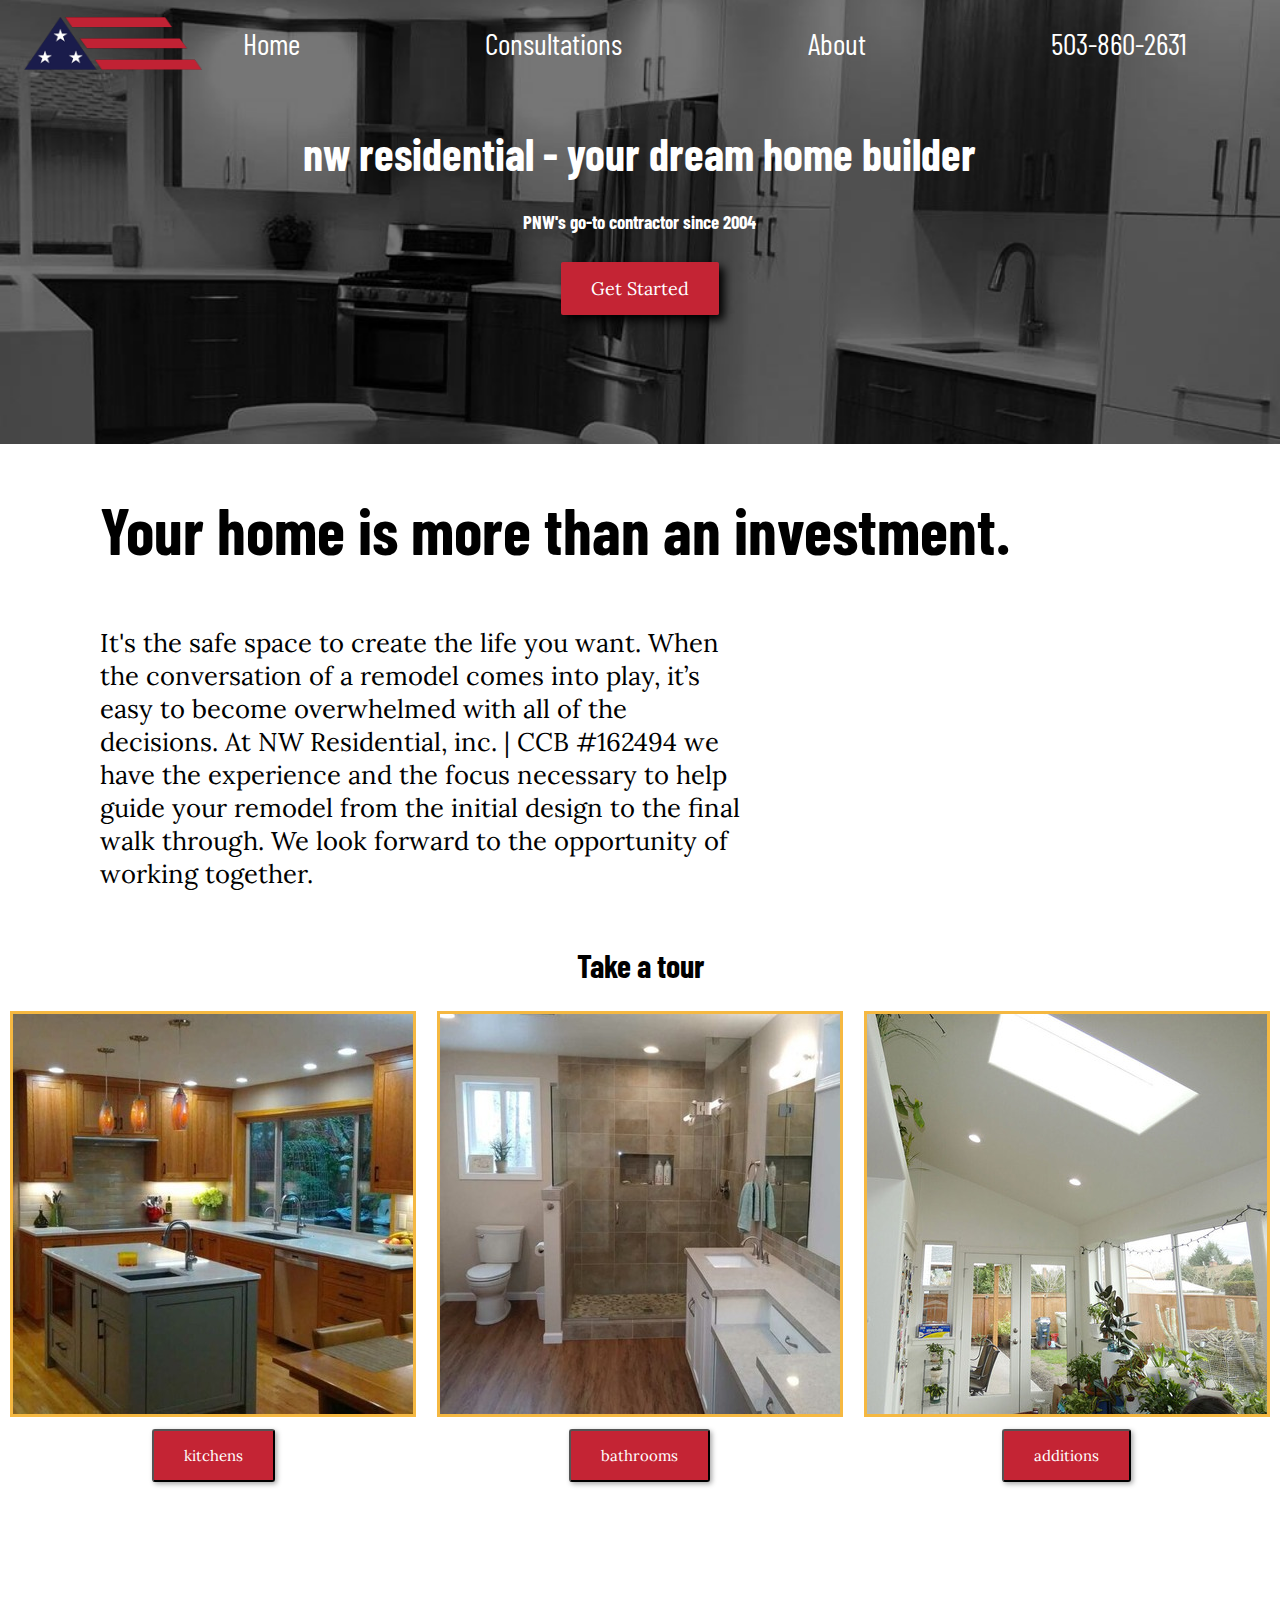
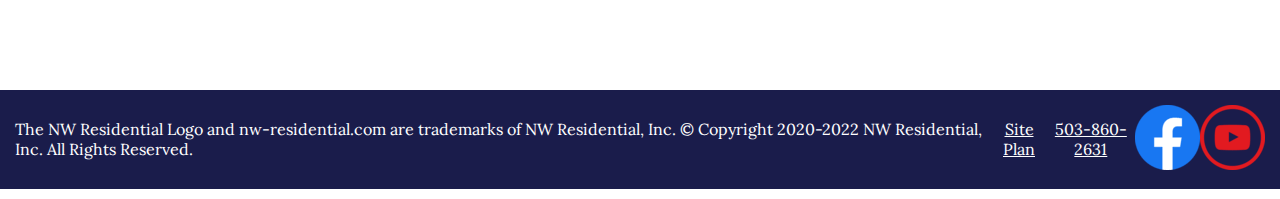
<file: nwresidential/index.html>
<!DOCTYPE html>
<html lang="en">
<head>
    <link rel="stylesheet" href="styles/style.css">
    <meta charset="UTF-8">
    <meta http-equiv="X-UA-Compatible" content="IE=edge">
    <meta name="viewport" content="width=device-width, initial-scale=1.0">
    <title>NW Residential | Home</title>
    <style>
        @import url('https://fonts.googleapis.com/css2?family=Barlow+Condensed:wght@300&family=Lora&display=swap');
        </style>
</head>
<body>
    <div id="content">

    <header>
        <a id="logo_link" href="index.html">
            <img class="logo" src="images/nwresidential_logo.png" alt="NW Residential Logo">
        </a>
        <nav>
            <a href="index.html">Home</a>
            <a href="consultations.html">Consultations</a>
            <a href="about.html">About</a>
            <a class ="phone" href="tel:5038602631">503-860-2631</a>
        </nav>
    </header>

    <div id="hero">
        <div id="hero-box">
            <img id="hero-img" src="images/hero.jpg" alt="kithcen remodel">
        </div>
        <section id="hero-msg">
            <h1 class="home-title">nw residential - your dream home builder</h1>
            <h3>PNW's go-to contractor since 2004</h3>
            <div class="button-box">
                <a class="getstarted" href="consultations.html">Get Started</a>
            </div>
        </section>
    </div>
        <div class="box1">
            <h1>Your home is more than an investment.</h1>
            <p>It's the safe space to create the life you want. When the conversation of a remodel comes into play, it’s easy to become overwhelmed with all of the decisions. At NW Residential, inc. | CCB #162494 we have the experience and the focus necessary to help guide your remodel from the initial design to the final walk through. We look forward to the opportunity of working together.</p>
            <h2>Take a tour</h2>
        </div>

        <main class="home-grid">
                <section class="kitchen">
                    <img src="images/kitchen1.jpg" alt="kitchen remodel">
                        <button type="button">kitchens</button>
                </section>
                <section class="bathroom">
                    <img src="images/bathroom1.jpg" alt="bathroom remodel">
                        <button type="button">bathrooms</button>
                </section>
                <section class="addition">
                    <img src="images/addition1.jpg" alt="modern addition">
                        <button type="button">additions</button>
                </section>     
        </main>

    <footer>
        <p>The NW Residential Logo and nw-residential.com are trademarks of NW Residential, Inc.
            © Copyright 2020-2022 NW Residential, Inc. All Rights Reserved.</p>
        <a href="site-plan.html">Site Plan</a>
        <a class="button" href="tel:5038602631">503-860-2631</a>
        <a href="https://www.facebook.com/profile.php?id=100063954166493" target="_blank">
            <img class="icon" src="images/fb.png" alt="twitter icon">
        </a>
        <a href="https://www.youtube.com/channel/UCR8pF2ALcACefLX9jVm8JUg/featured" target="_blank">
            <img class="icon" src="images/yt.png" alt="youtube icon">
        </a>
    </footer>
    </div>
</body>
</html>
</file>
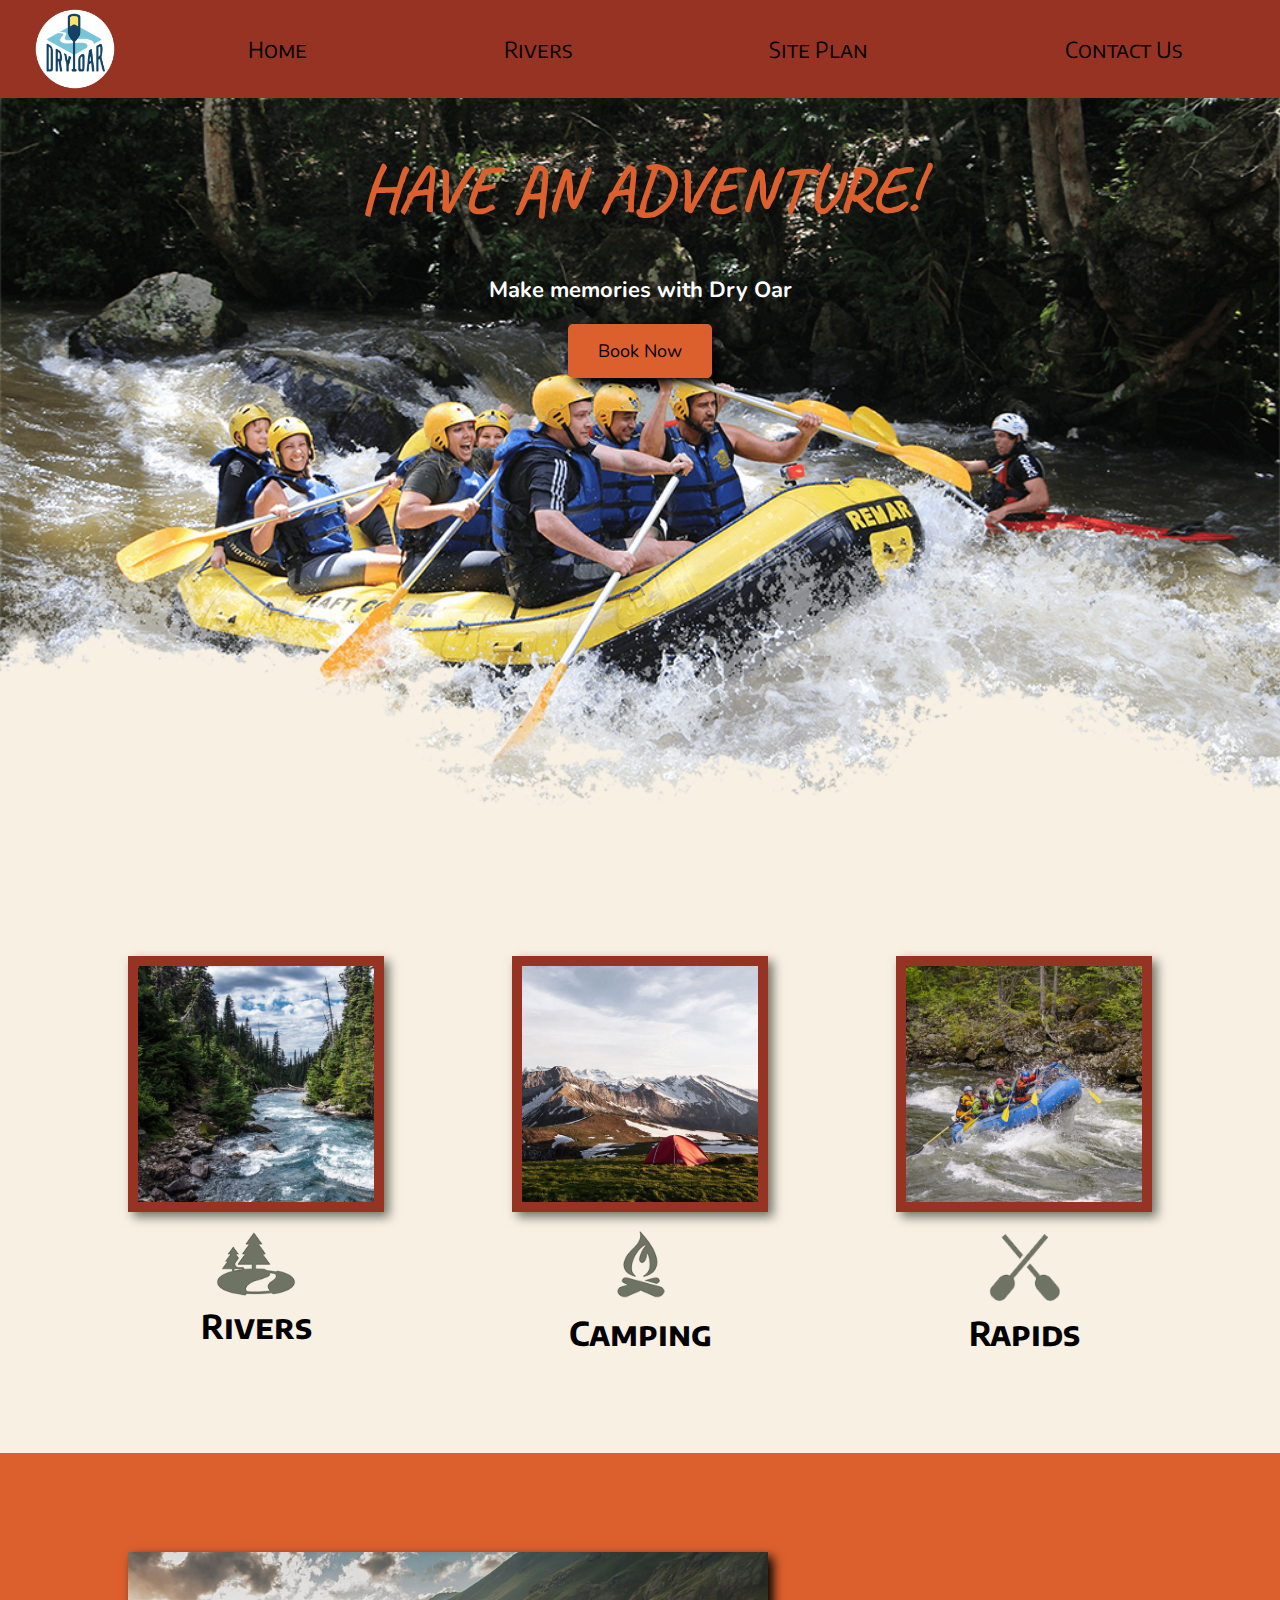
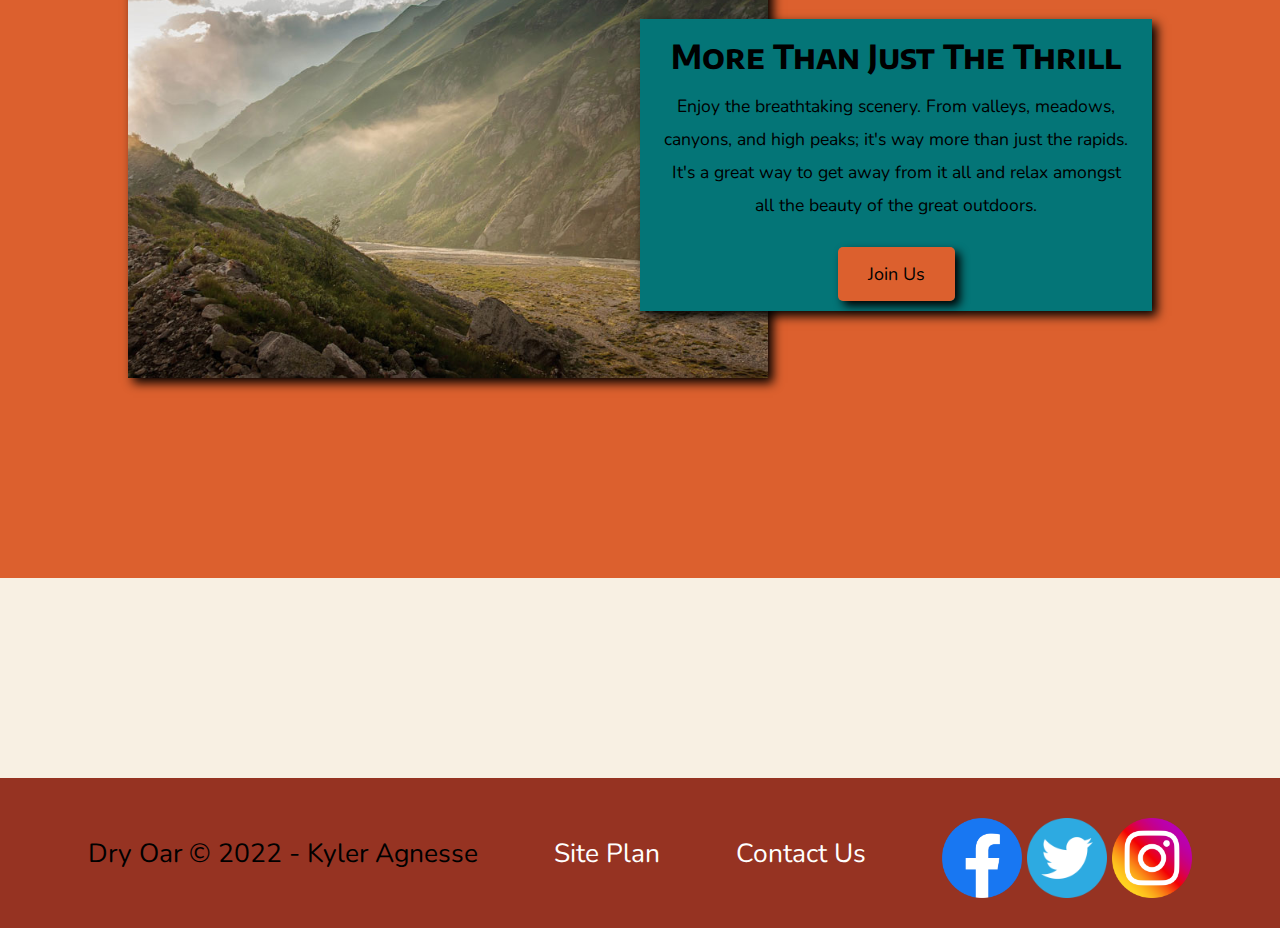
<file: wwr/index.html>
<!DOCTYPE html>
<html lang="en">
<head>
    <link rel="stylesheet" href="styles/style.css">
    <meta charset="UTF-8">
    <meta http-equiv="X-UA-Compatible" content="IE=edge">
    <meta name="viewport" content="width=device-width, initial-scale=1.0">
    <title>Whitewater Rafting Vacations | Dry Oar Boating | Home</title>
</head>
<body>
    <div id="content">
    <header>
        <a id="logo_link" href="index.html">
            <img class="logo" src="images/logo.png" alt="Dry Oar Logo">
        </a>
        <nav>
            <a href="index.html">Home</a>
            <a href="rivers.html">Rivers</a>
            <a href="site-plan-rafting.html">Site Plan</a>
            <a href="contactus.html">Contact Us</a>
        </nav>
    </header>
    <div id="hero">
        <div id="hero-box">
            <img id="hero-img" src="images/hero.png" alt="People enjoying white water rafting">
        </div>
        <section id="hero-msg">
            <h1 class="home-title">HAVE AN ADVENTURE!</h1>
            <h4>Make memories with Dry Oar </h4>
            <div class="button-box">
                <a class="book" href="rates.html">Book Now</a>
            </div>
        </section>
    </div>
    <main class="home-grid">
        <section class="rivers-card">
            <img class="card-img" src="images/rivers.jpg" alt="river in forest">
            <img class="icon" src="images/river_icon.png" alt="river icon">
            <h2>Rivers</h2>
        </section>
        <section class="camping-card">
            <img class="card-img" src="images/camping.jpg" alt="tent in mountains">
            <img class="icon" src="images/fire_icon.png" alt="fire icon">
            <h2>Camping</h2>
        </section>
        <section class="rapids-card">
            <img class="card-img" src="images/rapids.jpg" alt="rafting boat">
            <img class="icon" src="images/oars.png" alt="oars icon">
            <h2>Rapids</h2>
        </section>
        <div id="background"></div>
        <img class="mountains" src="images/mountains.jpg" alt="Misty mountains">
        <section class="msg">
            <h2>More Than Just The Thrill</h2>
            <p>Enjoy the breathtaking scenery. From valleys, meadows, canyons, and high peaks; it's way more than just the rapids. It's a great way to get away from it all and relax amongst all the beauty of the great outdoors. </p>
            <a class='join' href="rivers.html">Join Us</a>
        </section>
    </main>
    <footer>
        <p>Dry Oar &copy; 2022 - Kyler Agnesse</p>
        <p><a href="site-plan-rafting.html">Site Plan</a></p>
        <p><a href="contactus.html">Contact Us</a></p>
        <div class="social">
            <a href="https://facebook.com" target="_blank">
                <img class="icon" src="images/facebook.jpg" alt="fb icon">
            </a>
            <a href="https://twitter.com" target="_blank">
                <img class="icon" src="images/twitter.png" alt="twitter icon">
            </a>
            <a href="https://instagram.com" target="_blank">
                <img class="icon" src="images/instagram.png" alt="insta icon">
            </a>
        </div>
    </footer>
    </div>
</body>
</html>
</file>
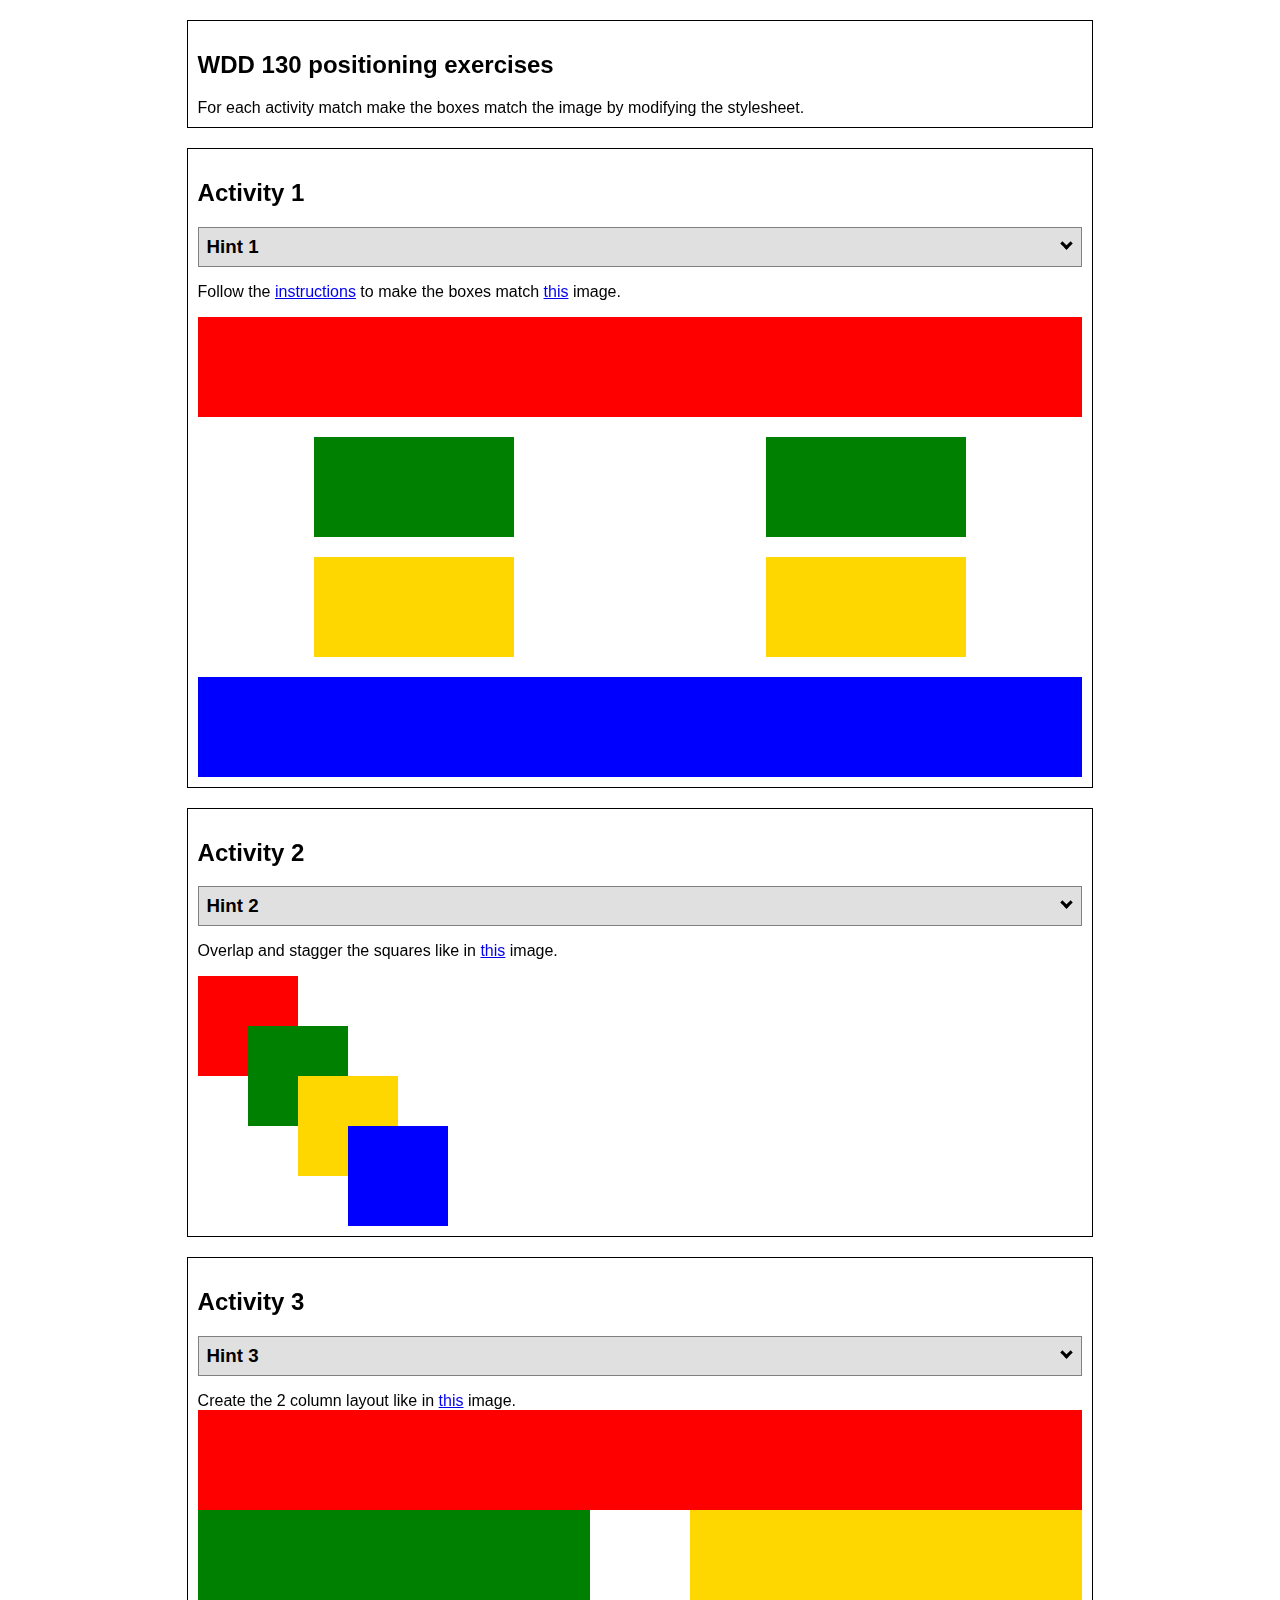
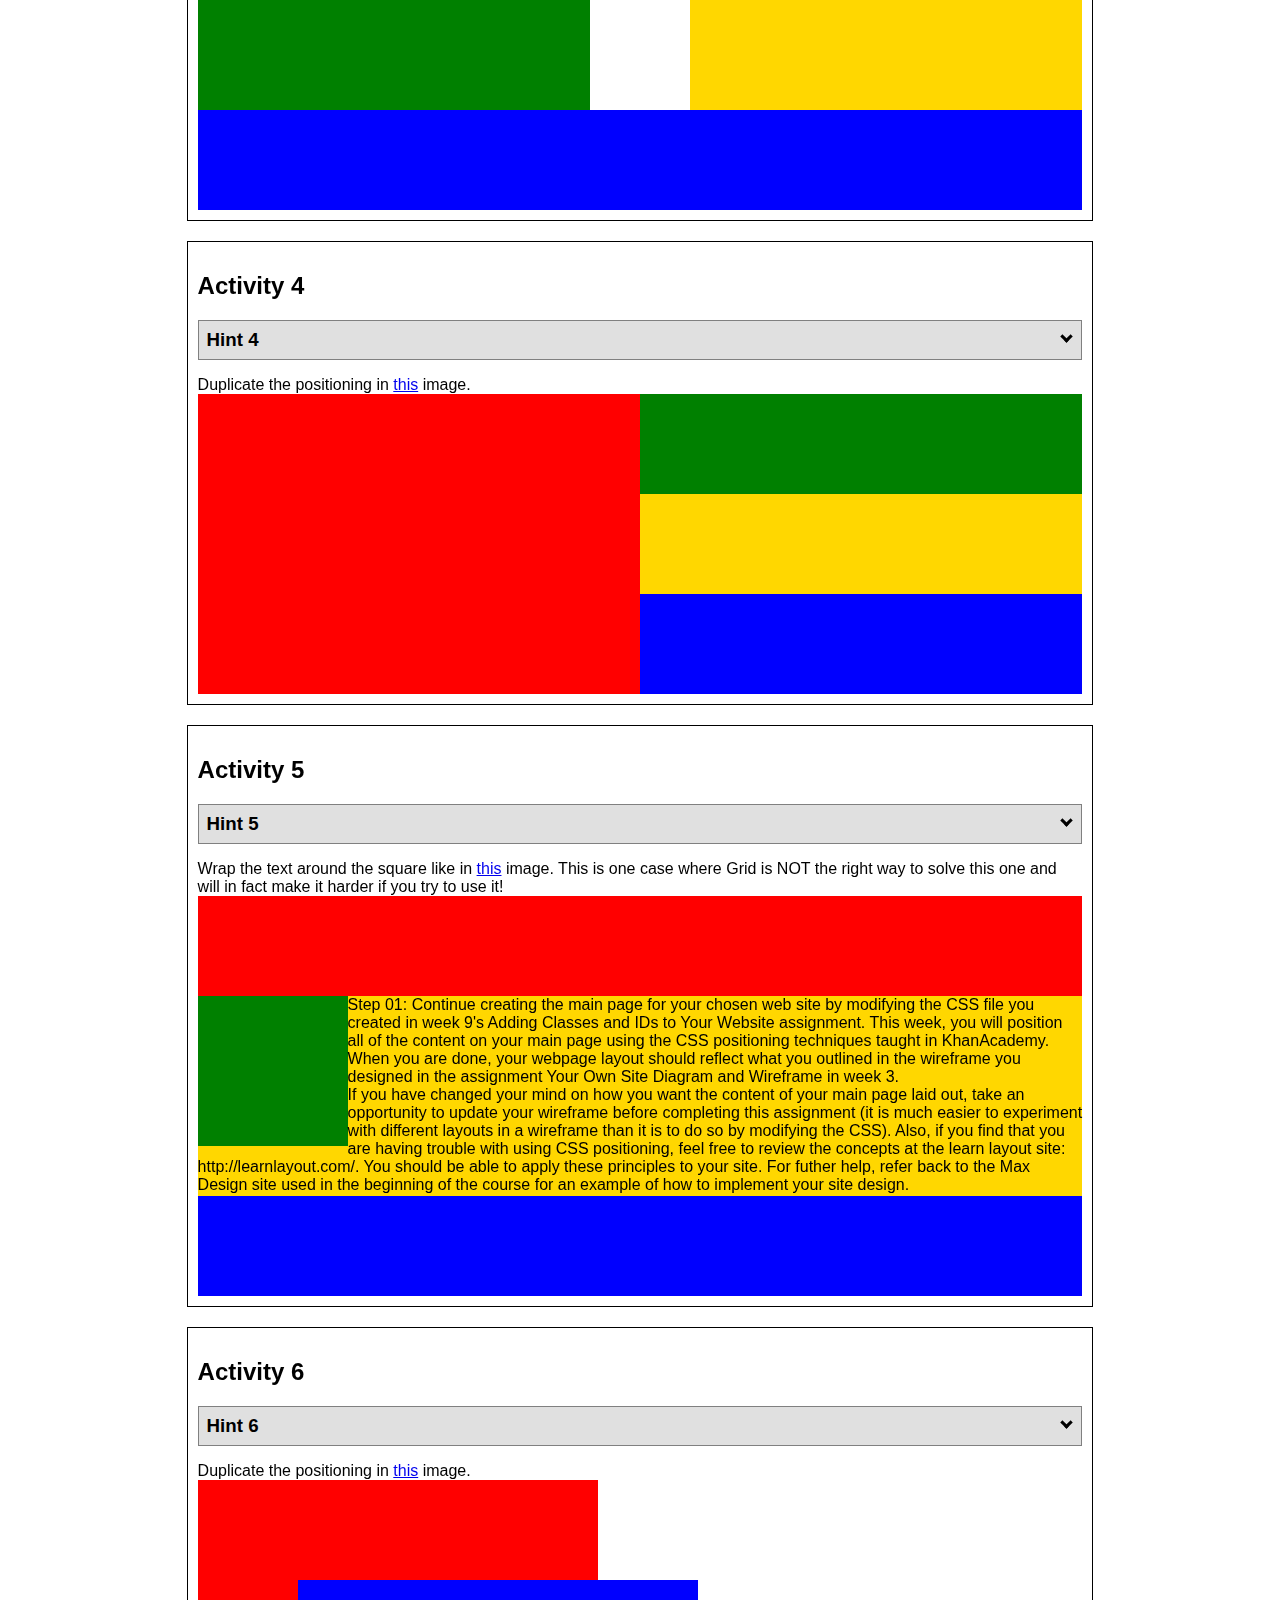
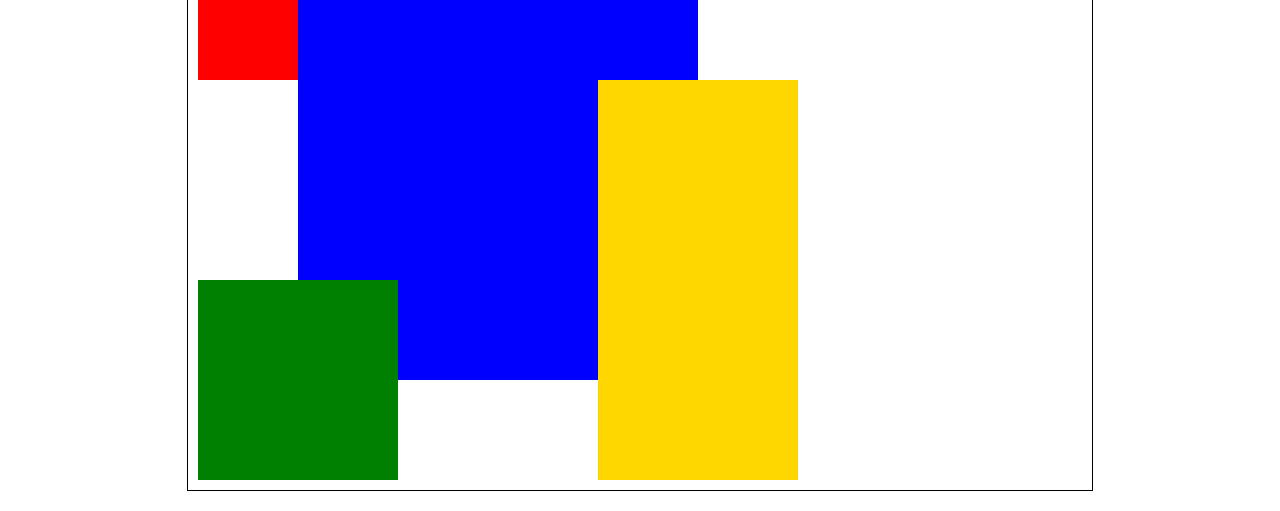
<file: positioning.html>
<!DOCTYPE html>
<html lang="en">
  <head>
    <!-- HTML - Name: positioning.html -->
    <title>Positioning Activity</title>
    <link rel="stylesheet" type="text/css" href="positionstyles.css" />
  </head>
  <body>
    <div class="activity">
      <h2>WDD 130 positioning exercises</h2>
      For each activity match make the boxes match the image by modifying the stylesheet.</div>
    <div class="activity">
      <h2>Activity 1</h2>
      <section class="hint"><input type="checkbox" ><i></i> <h3>Hint 1</h3><div><p>Check out the <a href="https://byui-wdd.github.io/wdd130/activities/w06-css-positioning.html" target="_blank">activity instructions</a> in Ilearn!</p></div></section>
      <p>Follow the <a href="https://byui-wdd.github.io/wdd130/activities/w06-css-positioning.html" target="_blank">instructions</a> to make the boxes match  <a href="https://byui-wdd.github.io/wdd130/images/example1.png" target="_blank">this</a> image.</p>
      <div class="content1">
        <div class="red1" ></div>
        <div class="green1" ></div>
        <div class="green1" ></div>
        <div class="yellow1"></div>
        <div class="yellow1"></div>
        <div class="blue1"></div>
      </div>
    </div>
    <div class="activity">
      <h2>Activity 2</h2>
      <section class="hint"><input type="checkbox" > <h3>Hint 2</h3><i></i><div><p>Remember that the best way to shift elements around slightly on the page is with Margins.  You could also use Grid.  Either would work for this. If you choose margin, you can use a <em>negative</em> margin. (ie margin-top: -20px;)</p><h4>Properties used:</h4><ul><li>margin-top, margin-left</li><li>...or...</li><li>grid-template-columns: 50px 50px 50px 50px 50px </li></ul></div></section>
      <p>Overlap and stagger the squares like in <a href="https://byui-wdd.github.io/wdd130/images/example2.png" target="_blank">this</a> image.</p>
      <div class="content2" >
        <div class="red2" ></div>
        <div class="green2" ></div>
        <div class="yellow2"></div>
        <div class="blue2"></div>
      </div>
    </div>
    <div class="activity">
      <h2>Activity 3</h2>
      <section class="hint"><input type="checkbox" > <h3>Hint 3</h3><i></i><div><p>This one is going to be best solved with CSS Grid. Remember to make the boxes the right width first...then start moving them around. </p><h4>Properties used:</h4><ul><li>display:grid;</li><li>grid-template-columns:</li><li>grid-column-gap:</li>
        <li>grid-column:</li>  </ul></div></section>
      Create the 2 column layout like in <a href="https://byui-wdd.github.io/wdd130/images/example3.png" target="_blank">this</a>  image.
      <div class="content3" >
        <div class="red3" ></div>
        <div class="green3" ></div>
        <div class="yellow3"></div>
        <div class="blue3"></div>
      </div>
    </div>
    <div class="activity">
      <h2>Activity 4</h2>
      <section class="hint"><input type="checkbox" > <h3>Hint 4</h3><i></i><div><p>For the others we have been primarily concerned with width. For this one you will need to adjust height as well. </p><h4>Properties used:</h4><ul><li>display:grid;</li><li>grid-template-columns:</li><li>grid-row:</li></ul></div></section>
      Duplicate the positioning in <a href="https://byui-wdd.github.io/wdd130/images/example4.png" target="_blank">this</a> image. 
      <div class="content4" >
        <div class="red4" ></div>
        <div class="green4" ></div>
        <div class="yellow4"></div>
        <div class="blue4"></div>
      </div>
    </div>

    <div class="activity">
      <h2>Activity 5</h2>
      <section class="hint"><input type="checkbox" > <h3>Hint 5</h3><i></i><div><p>Grid is <strong>not</strong> the right way to do this.  In fact there is only one way to really do that...and that is with float. Remember that we float the thing we want the text to wrap around.  Also remember to start by making all the shapes the right size and shape.</p><h4>Properties used:</h4><ul><li>float: left;</li></ul></div></section>
      Wrap the text around the square like in <a href="https://byui-wdd.github.io/wdd130/images/example5.png" target="_blank">this</a> image. This is one case where Grid is NOT the right way to solve this one and will in fact make it harder if you try to use it!
      <div class="content5" >
        <div class="red5" ></div>
        <div class="green5" ></div>
        <div class="yellow5">Step 01: Continue creating the main page for your chosen web site by modifying the CSS file you created in week 9's Adding Classes and IDs to Your Website assignment. This week, you will position all of the content on your main page using the CSS positioning techniques taught in KhanAcademy. When you are done, your webpage layout should reflect what you outlined in the wireframe you designed in the assignment Your Own Site Diagram and Wireframe in week 3. <br />
          If you have changed your mind on how you want the content of your main page laid out, take an opportunity to update your wireframe before completing this assignment (it is much easier to experiment with different layouts in a wireframe than it is to do so by modifying the CSS). Also, if you find that you are having trouble with using CSS positioning, feel free to review the concepts at the learn layout site: http://learnlayout.com/. You should be able to apply these principles to your site. For futher help, refer back to the Max Design site used in the beginning of the course for an example of how to implement your site design.</div>
        <div class="blue5"></div>
      </div>
    </div>
    <div class="activity">
      <h2>Activity 6</h2>
      <section class="hint"><input type="checkbox" > <h3>Hint 6</h3><i></i><div><p>This one is all about visualizing the grid behind the layout. If you are having a hard time doing that first: all the sizes are even multiples of 100, and second here is another example with the lines drawn: <a href="https://byui-wdd.github.io/wdd130/images/example6-hint.png" target="_blank">example 6 with lines</a>. For this one you will find it easiest if you use px for the column width. You can also use <kbd>z-index</kbd> to control the element layering.    </p><h4>Properties used:</h4><ul><li>display:grid;</li><li>grid-template-columns:</li><li>grid-column:</li><li>grid-row:</li><li><a href="https://www.w3schools.com/cssref/pr_pos_z-index.asp" target="_blank">z-index:</a></li></ul></div></section>
      Duplicate the positioning in <a href="https://byui-wdd.github.io/wdd130/images/example6.png" target="_blank">this</a> image.
      <div class="content6" >
        <div class="red6" ></div>
        <div class="green6" ></div>
        <div class="yellow6"></div>
        <div class="blue6"></div>
      </div>
    </div>
  </body>
</html>
</file>
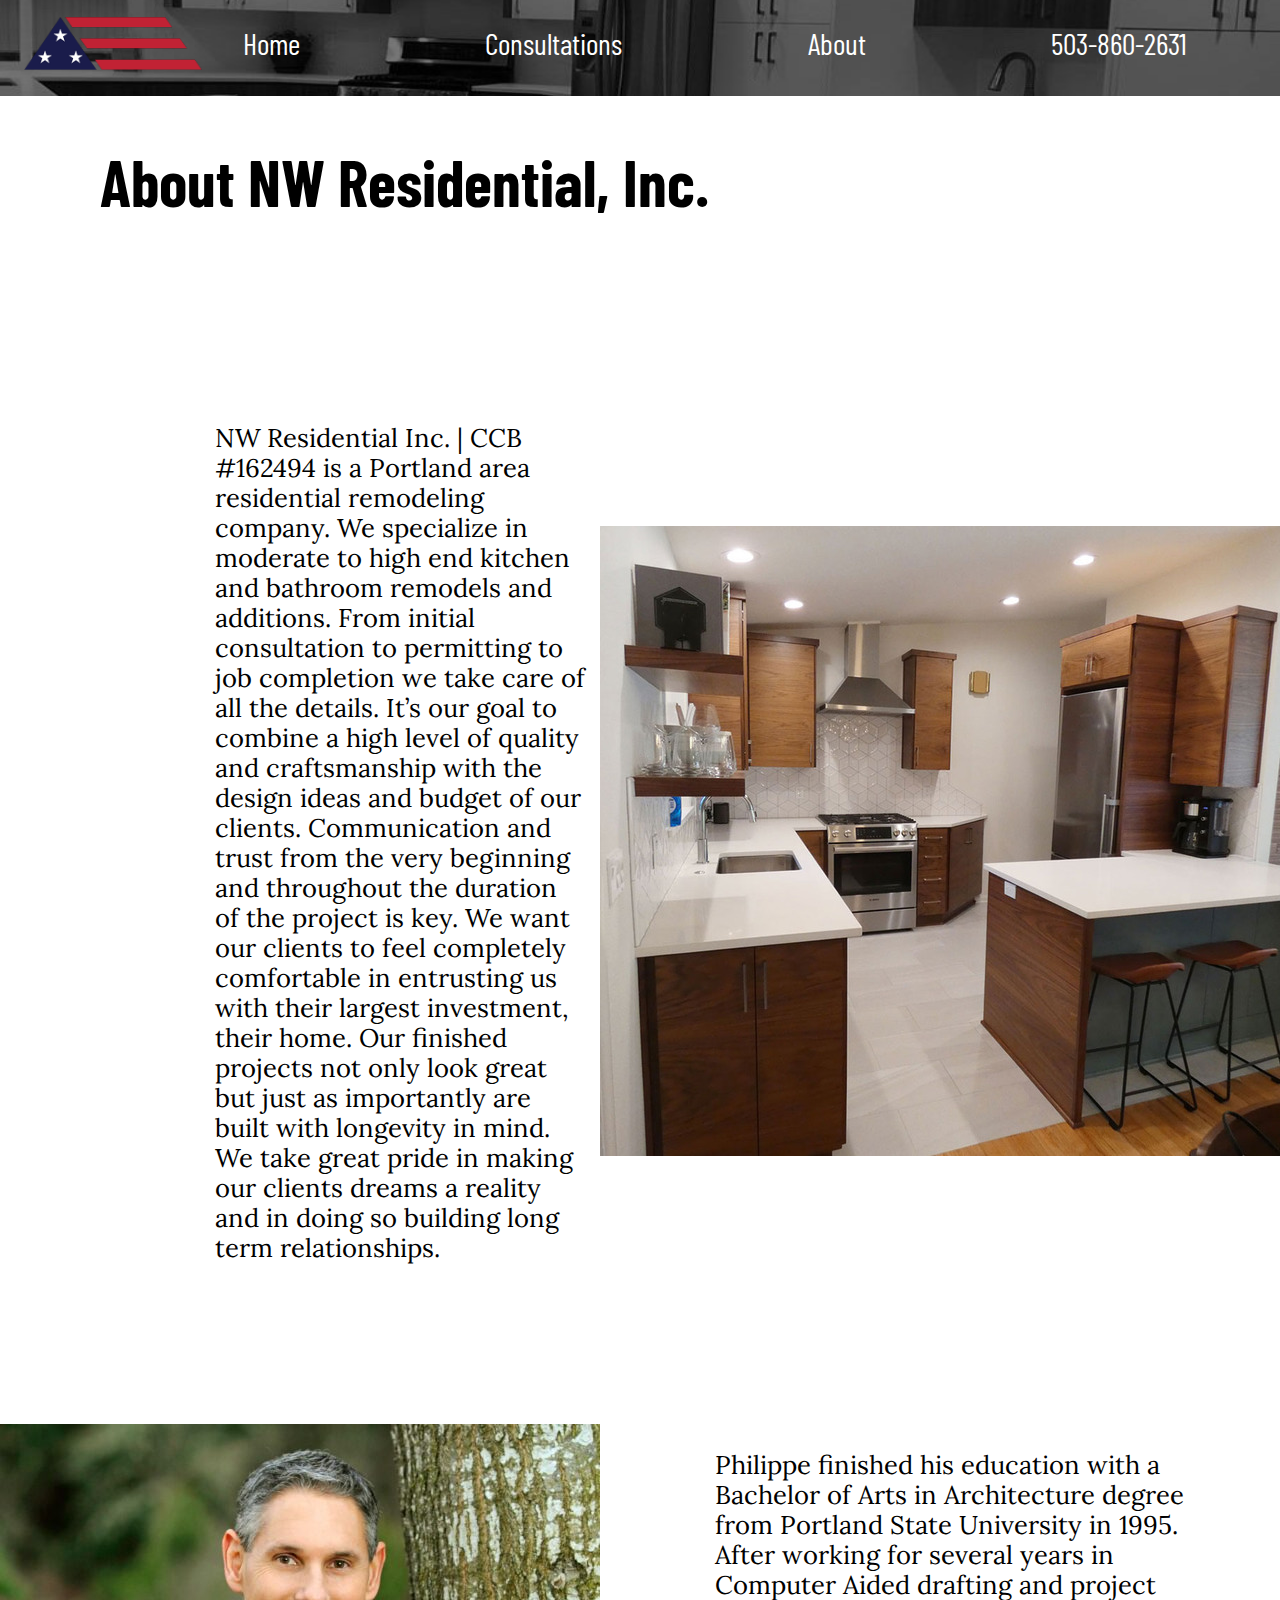
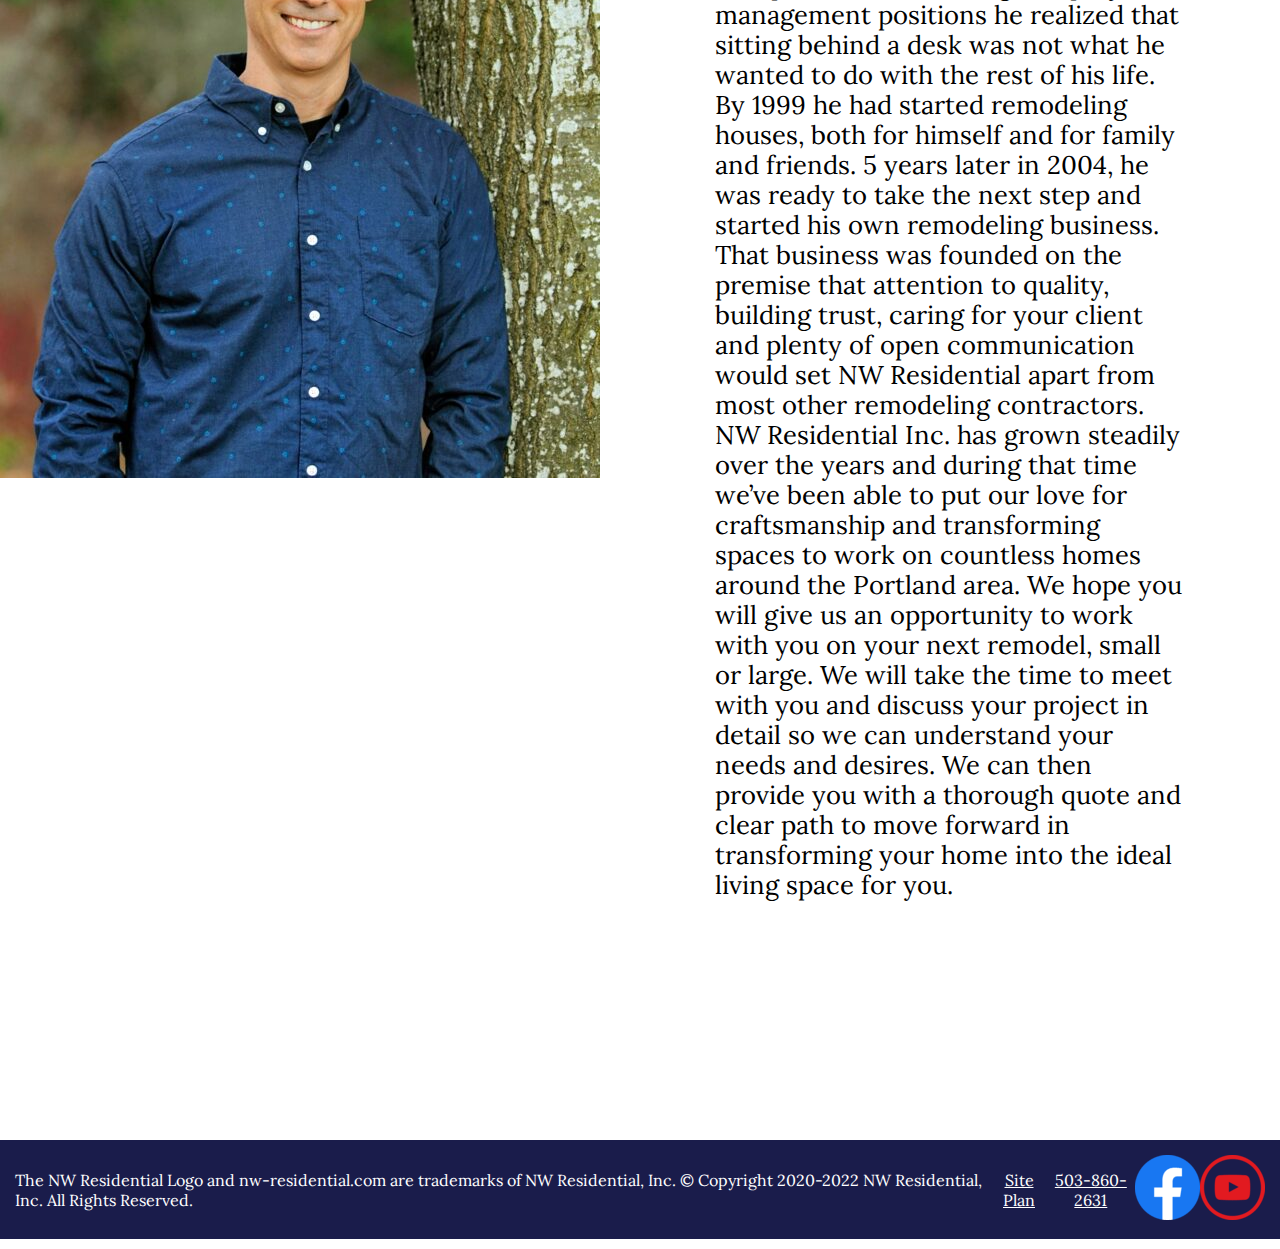
<file: nwresidential/about.html>
<!DOCTYPE html>
<html lang="en">
<head>
    <link rel="stylesheet" href="styles/style.css">
    <meta charset="UTF-8">
    <meta http-equiv="X-UA-Compatible" content="IE=edge">
    <meta name="viewport" content="width=device-width, initial-scale=1.0">
    <title>NW Residential | Consultations</title>
    <style>
        @import url('https://fonts.googleapis.com/css2?family=Barlow+Condensed:wght@300&family=Lora&display=swap');
        </style>
</head>
<body>
    <div id="content">
    <header>
        <a id="logo_link" href="index.html">
            <img class="logo" src="images/nwresidential_logo.png" alt="NW Residential Logo">
        </a>
        <nav>
            <a href="index.html">Home</a>
            <a href="consultations.html">Consultations</a>
            <a href="about.html">About</a>
            <a href="tel:5038602631">503-860-2631</a>
        </nav>
    </header>
    <div id="hero">
        <div id="hero-box">
            <img id="hero-img2" src="images/hero2.jpg" alt="kithcen remodel">
        </div>
    </div>
        <h1 class="about-title">About NW Residential, Inc.</h1>
        <main class="about-grid">   
            <section class="left-p">            
                <p>NW Residential Inc. | CCB #162494 is a Portland area residential remodeling company. We specialize in moderate to high end kitchen and bathroom remodels and additions. From initial consultation to permitting to job completion we take care of all the details. It’s our goal to combine a high level of quality and craftsmanship with the design ideas and budget of our clients. Communication and trust from the very beginning and throughout the duration of the project is key. We want our clients to feel completely comfortable in entrusting us with their largest investment, their home. Our finished projects not only look great but just as importantly are built with longevity in mind. We take great pride in making our clients dreams a reality and in doing so building long term relationships.</p>
            </section>
            <section class="left-img">
                <img src="images/Phillipe.jpg" alt="portrait of owner">
            </section>
            <section class="right-p">
                <p>Philippe finished his education with a Bachelor of Arts in Architecture degree from Portland State University in 1995. After working for several years in Computer Aided drafting and project management positions he realized that sitting behind a desk was not what he wanted to do with the rest of his life. By 1999 he had started remodeling houses, both for himself and for family and friends. 5 years later in 2004, he was ready to take the next step and started his own remodeling business. That business was founded on the premise that attention to quality, building trust, caring for your client and plenty of open communication would set NW Residential apart from most other remodeling contractors. NW Residential Inc. has grown steadily over the years and during that time we’ve been able to put our love for craftsmanship and transforming spaces to work on countless homes around the Portland area. We hope you will give us an opportunity to work with you on your next remodel, small or large. We will take the time to meet with you and discuss your project in detail so we can understand your needs and desires. We can then provide you with a thorough quote and clear path to move forward in transforming your home into the ideal living space for you.</p>
            </section>
            <section class="right-img">
                <img src="images/kitchen2.jpg" alt="kithcen remodel">
            </section>

        </main>

        <footer>
            <p>The NW Residential Logo and nw-residential.com are trademarks of NW Residential, Inc.
                © Copyright 2020-2022 NW Residential, Inc. All Rights Reserved.</p>
            <a href="site-plan.html">Site Plan</a>
            <a class="button" href="tel:5038602631">503-860-2631</a>
            <a href="https://www.facebook.com/profile.php?id=100063954166493" target="_blank">
                <img class="icon" src="images/fb.png" alt="twitter icon">
            </a>
            <a href="https://www.youtube.com/channel/UCR8pF2ALcACefLX9jVm8JUg/featured" target="_blank">
                <img class="icon" src="images/yt.png" alt="youtube icon">
            </a>

        </footer>
    </div>
</body>
</html>
</file>
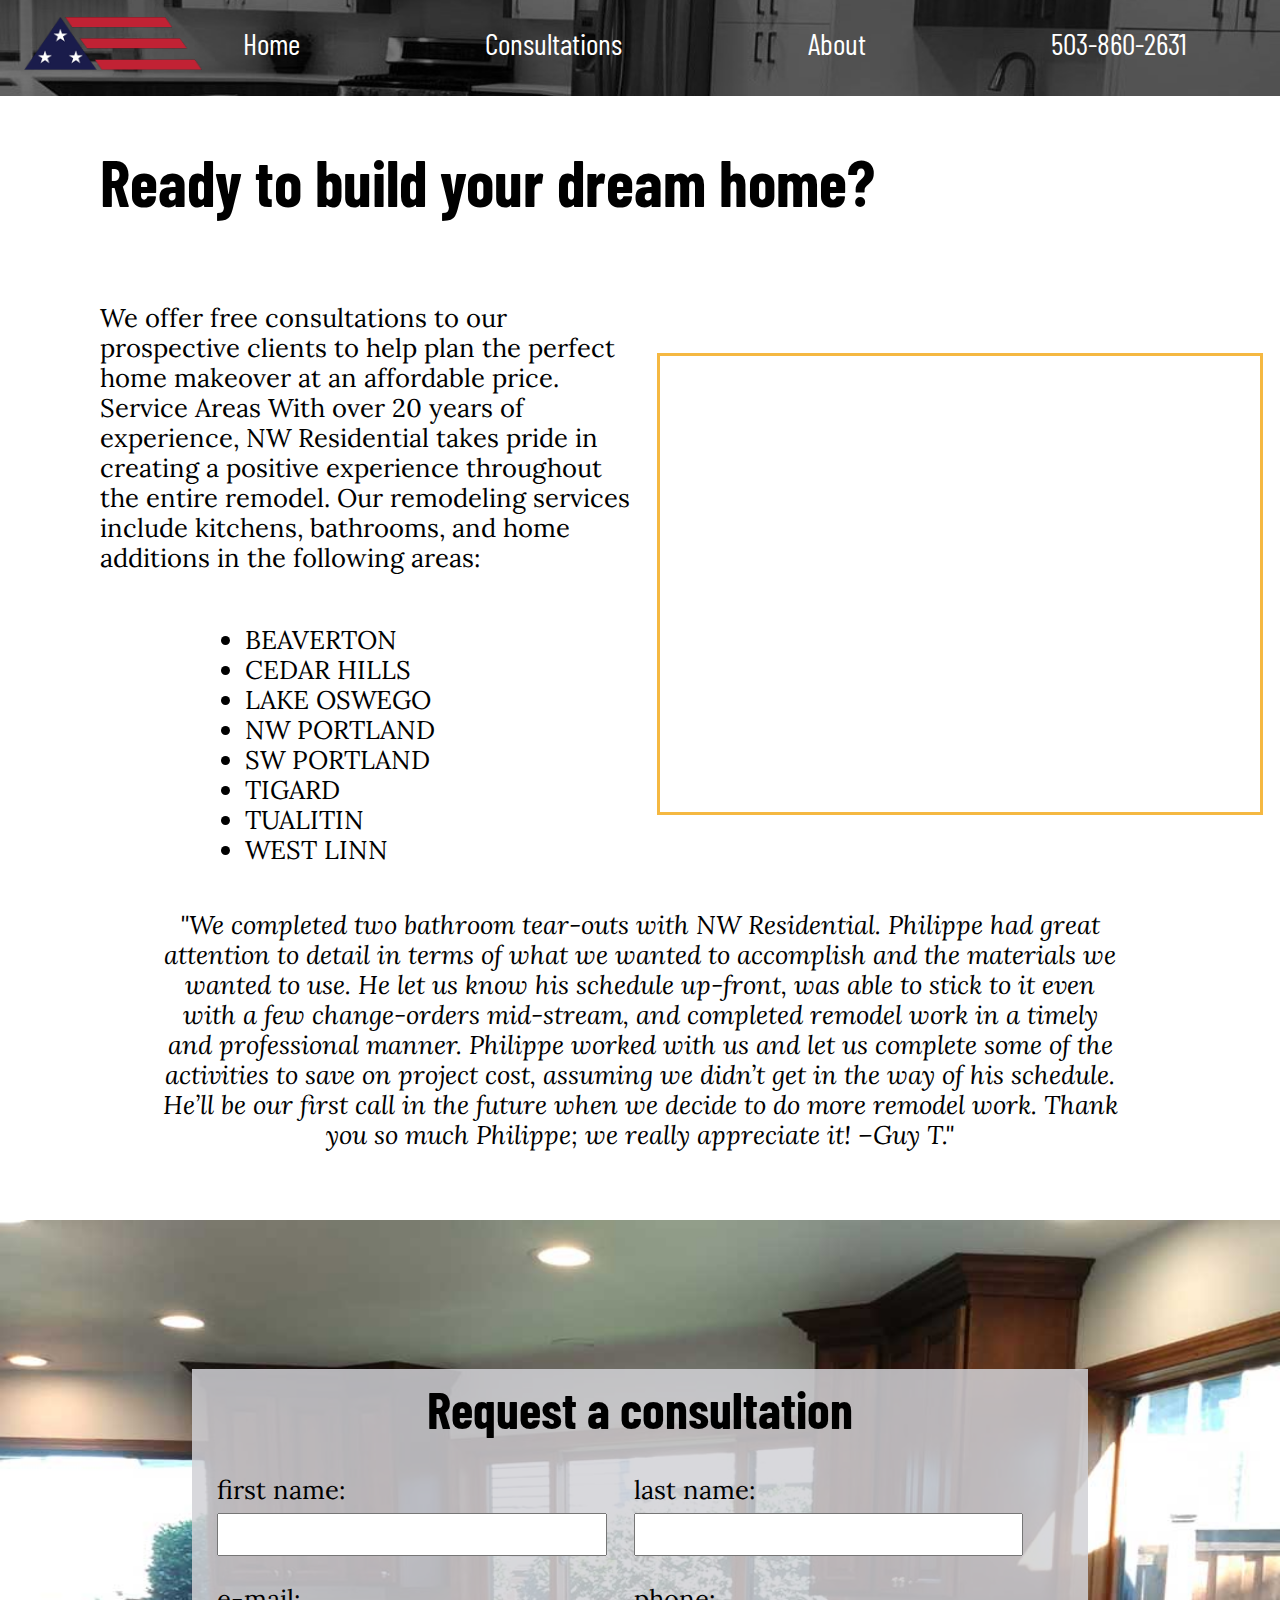
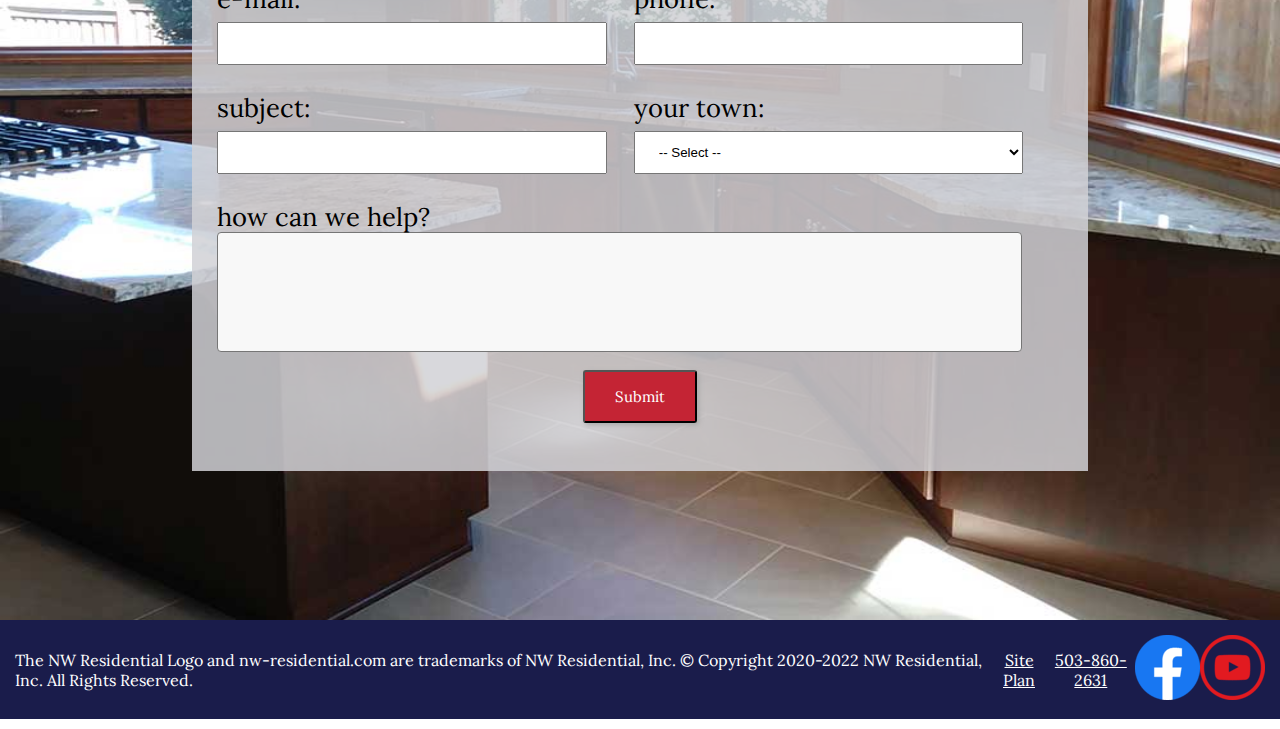
<file: nwresidential/consultations.html>
<!DOCTYPE html>
<html lang="en">
<head>
    <link rel="stylesheet" href="styles/style.css">
    <meta charset="UTF-8">
    <meta http-equiv="X-UA-Compatible" content="IE=edge">
    <meta name="viewport" content="width=device-width, initial-scale=1.0">
    <title>NW Residential | Consultations</title>
    <style>
        @import url('https://fonts.googleapis.com/css2?family=Barlow+Condensed:wght@300&family=Lora&display=swap');
        </style>
</head>
<body>
    <div id="content">

    <header>
        <a id="logo_link" href="index.html">
            <img class="logo" src="images/nwresidential_logo.png" alt="NW Residential Logo">
        </a>
        <nav>
            <a href="index.html">Home</a>
            <a href="consultations.html">Consultations</a>
            <a href="about.html">About</a>
            <a class ="phone" href="tel:5038602631">503-860-2631</a>
        </nav>
    </header>
    <div id="hero">
        <div id="hero-box">
            <img id="hero-img2" src="images/hero2.jpg" alt="kithcen remodel">
        </div>
    </div>
    <h1 class="consultations-title">Ready to build your dream home?</h1>
        <main class="consultations-grid">
            
            <p>We offer free consultations to our prospective clients to help plan the perfect home makeover at an affordable price. Service Areas With over 20 years of experience, NW Residential takes pride in creating a positive experience throughout the entire remodel. Our remodeling services include kitchens, bathrooms, and home additions in the following areas:</p>
            <section class="list">    
                <ul>
                    <li>BEAVERTON</li>
                    <li>CEDAR HILLS</li>
                    <li>LAKE OSWEGO</li>
                    <li>NW PORTLAND</li>
                    <li>SW PORTLAND</li>
                    <li>TIGARD</li>
                    <li>TUALITIN</li>
                    <li>WEST LINN</li>
                </ul>
                </section>
                <div class="map">
                    <iframe src="https://www.google.com/maps/embed?pb=!1m18!1m12!1m3!1d2799.912895650639!2d-122.78215837059132!3d45.43125718543092!2m3!1f0!2f0!3f0!3m2!1i1024!2i768!4f13.1!3m3!1m2!1s0x54950d20b777eb4d%3A0xd9f05171b523c371!2sNW%20Residential%20Inc.!5e0!3m2!1sen!2sus!4v1666744271334!5m2!1sen!2sus" width="600" height="450" style="border:0;" allowfullscreen="" loading="lazy" referrerpolicy="no-referrer-when-downgrade"></iframe>
                </div>
            <p class="quote">"We completed two bathroom tear-outs with NW Residential. Philippe had great attention to detail in terms of what we wanted to accomplish and the materials we wanted to use. He let us know his schedule up-front, was able to stick to it even with a few change-orders mid-stream, and completed remodel work in a timely and professional manner. Philippe worked with us and let us complete some of the activities to save on project cost, assuming we didn’t get in the way of his schedule. He’ll be our first call in the future when we decide to do more remodel work. Thank you so much Philippe; we really appreciate it! –Guy T."</p>

            <img class="form-back" src="images/consultation1.jpg" alt="kitchen remodel">
            <div id="feedback">
                <form class="form" action="/my-handling-form-page" method="post">
                    <h2>Request a consultation</h2>
                    <ul>
                        <li>
                          <label for="fname">first name:</label>
                          <input type="text" id="fname" name="user_name" />
                        </li>
                        <li>
                            <label for="lname">last name:</label>
                            <input type="text" id="lname" name="user_name" />
                          </li>
                        <li>
                          <label for="mail">e-mail:</label>
                          <input type="email" id="mail" name="user_email" />
                        </li>
                        <li>
                            <label for="phone">phone:</label>
                            <input type="text" id="phone" name="user_name" />
                          </li>
                          <li>
                            <label for="subject">subject:</label>
                            <input type="text" id="subject" name="user_name" />
                          </li>
                          <li>
                            <label for="town">your town:</label>
                            <select name="town" id="town">
                                <option value="select">-- Select --</option>
                                <option value="beaverton">Beaverton</option>
                                <option value="cedarhills">Cedar Hills</option>
                                <option value="lakeoswego">Lake Oswego</option>
                                <option value="nwportland">NW Portland</option>
                                <option value="swportland">SW Portland</option>
                                <option value="tigard">Tigard</option>
                                <option value="tualatin">Tualatin</option>
                                <option value="westlinn">West Linn</option>
                            </select>
                          </li>
                        <li style="width: 93%">
                          <label for="msg">how can we help?</label>
                          <textarea id="msg" name="user_message"></textarea>
                        </li>
                        <li style="margin: 0 auto; display:block;">
                            <button type="submit">Submit</button>
                          </li>
                      </ul>
                </form>
                </div>
        
        </main>

        <footer class="consultations-footer">
            <p>The NW Residential Logo and nw-residential.com are trademarks of NW Residential, Inc.
                © Copyright 2020-2022 NW Residential, Inc. All Rights Reserved.</p>
            <a href="site-plan.html">Site Plan</a>
            <a class="button" href="tel:5038602631">503-860-2631</a>
            <a href="https://www.facebook.com/profile.php?id=100063954166493" target="_blank">
                <img class="icon" src="images/fb.png" alt="twitter icon">
            </a>
            <a href="https://www.youtube.com/channel/UCR8pF2ALcACefLX9jVm8JUg/featured" target="_blank">
                <img class="icon" src="images/yt.png" alt="youtube icon">
            </a>
        </footer>
    </div>
</body>
</html>
</file>
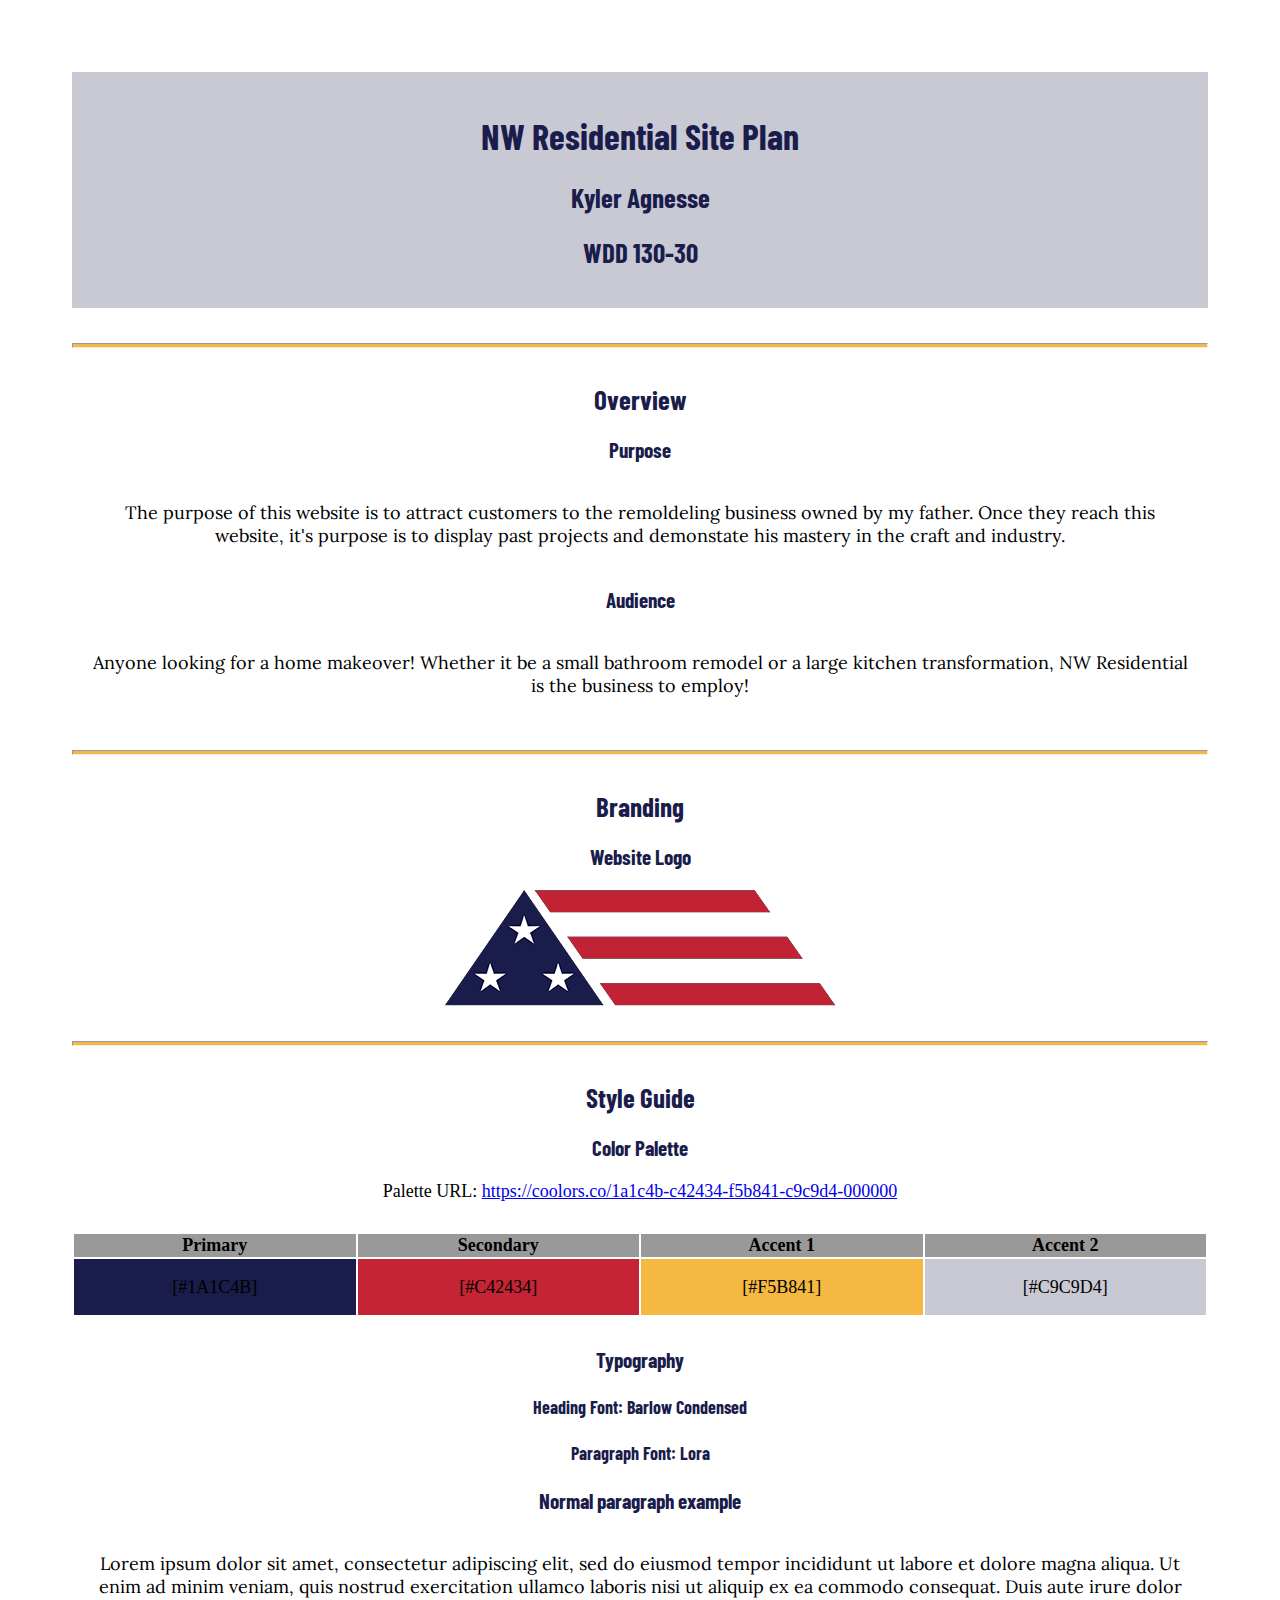
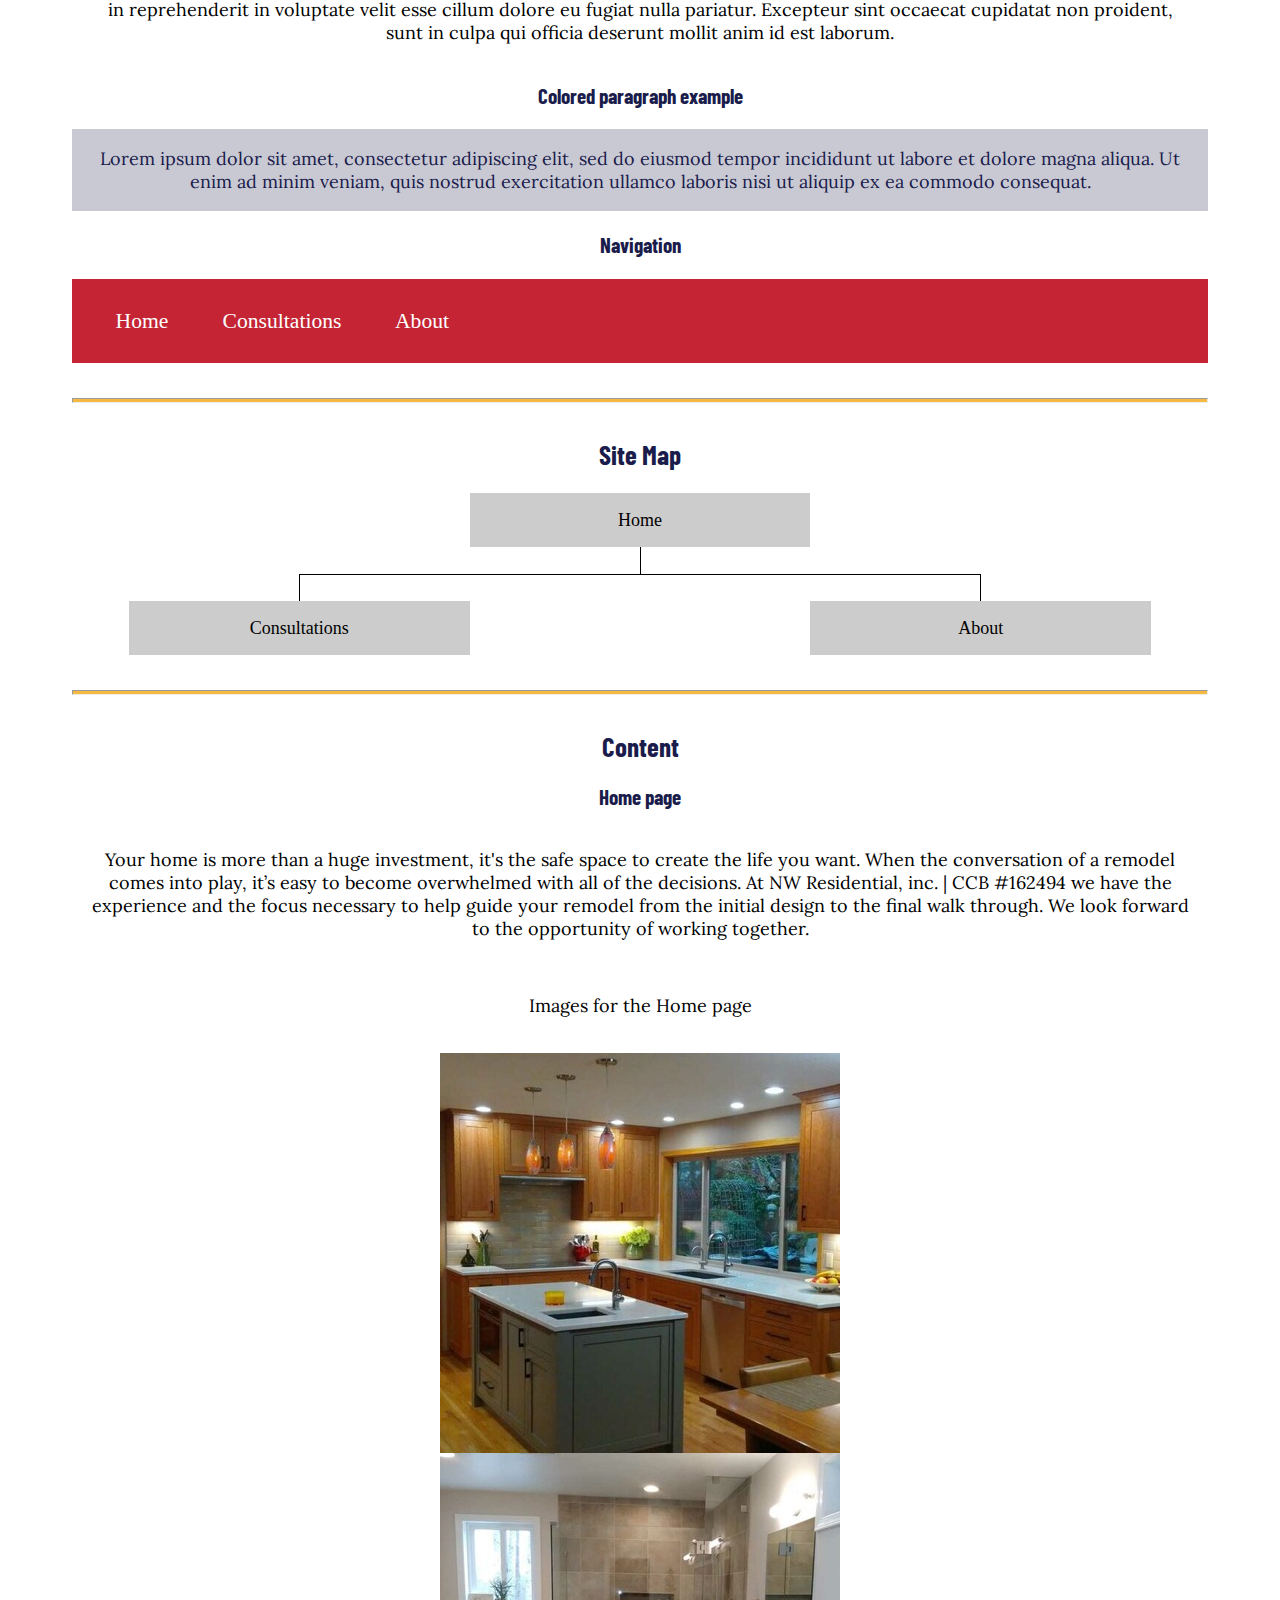
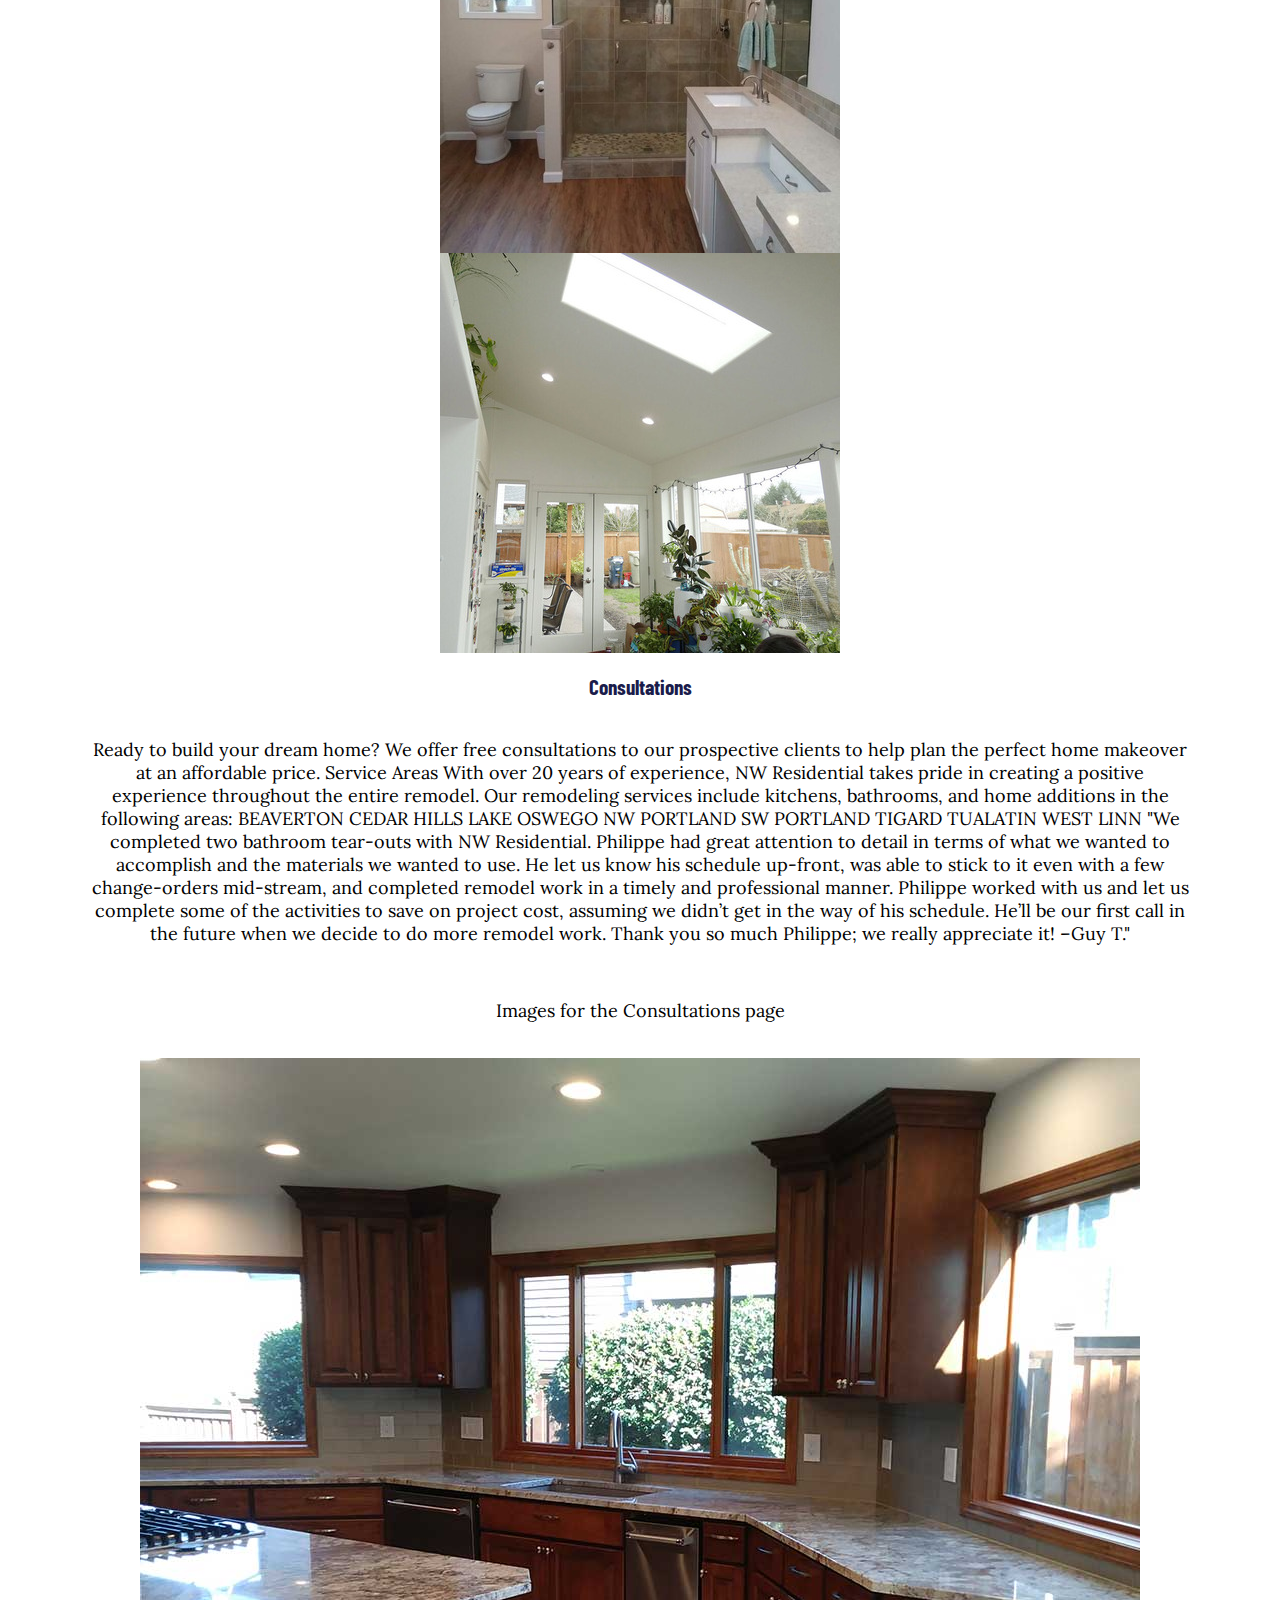
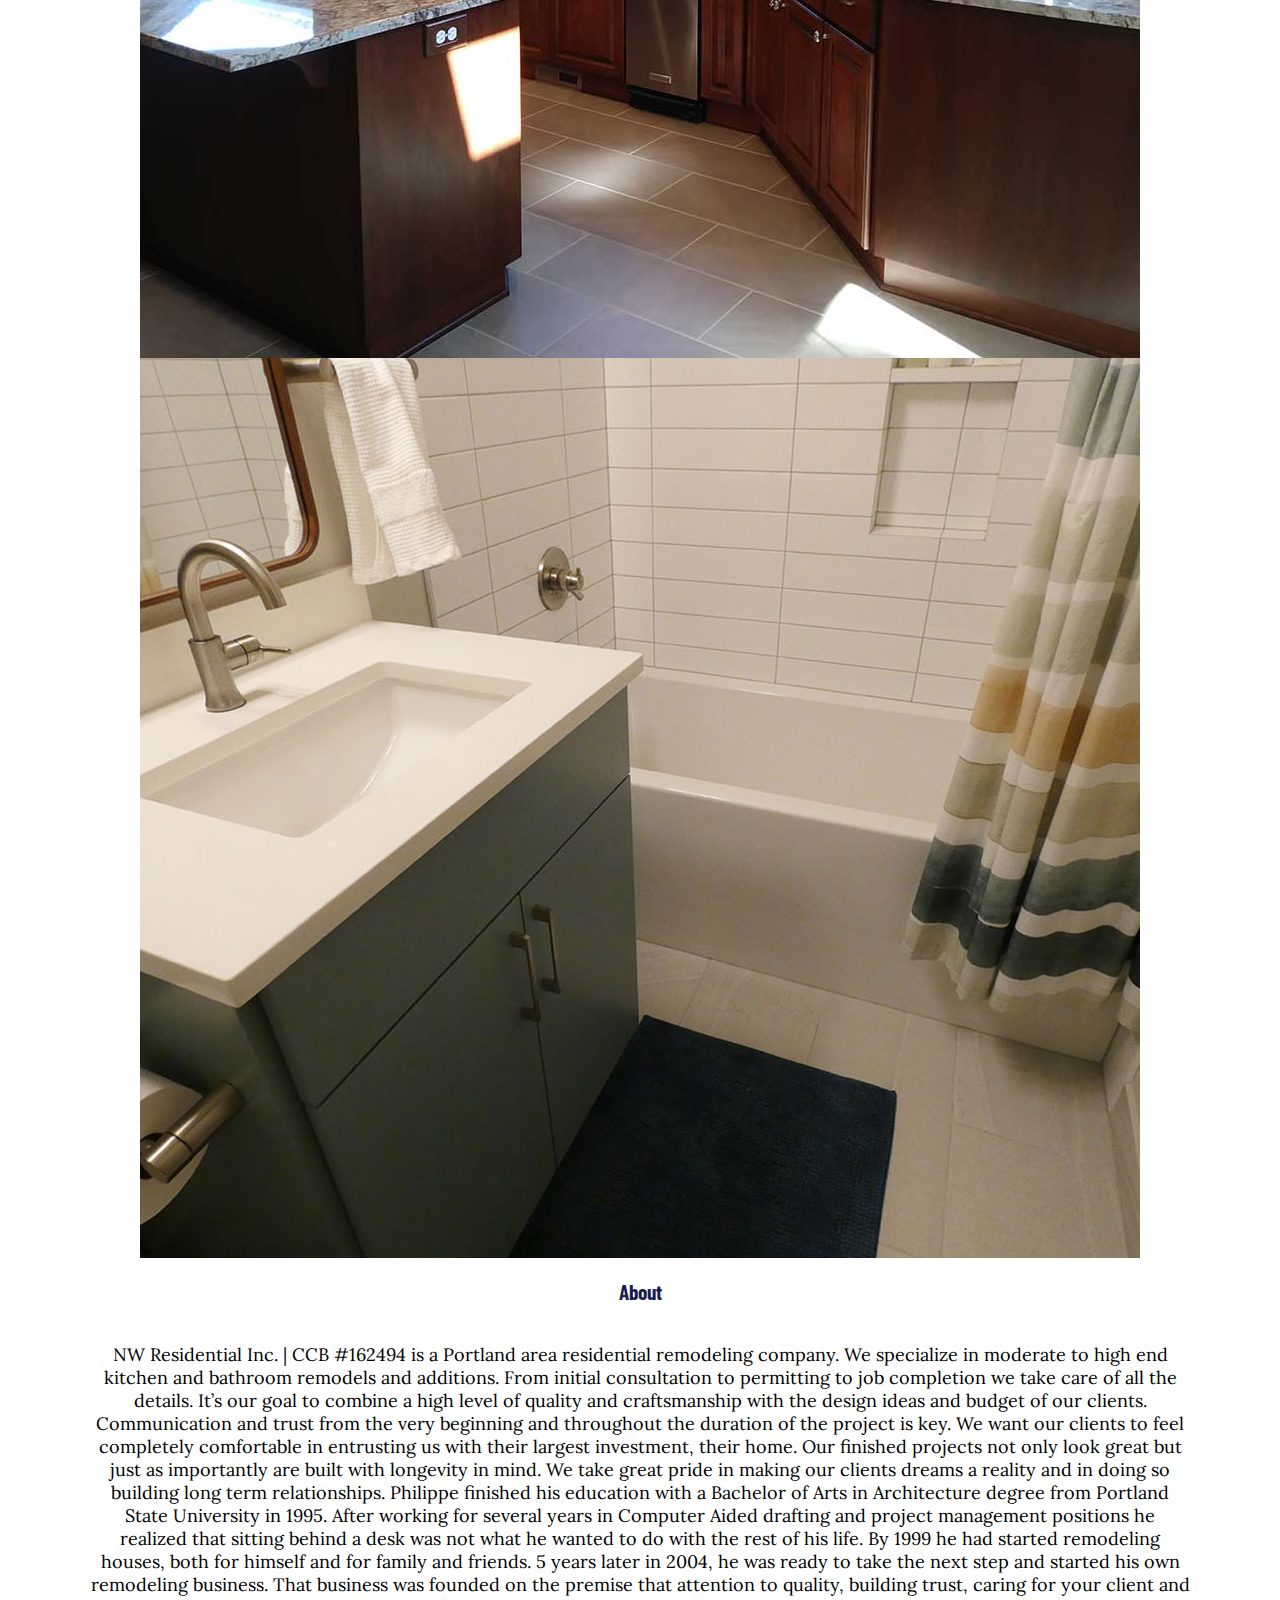
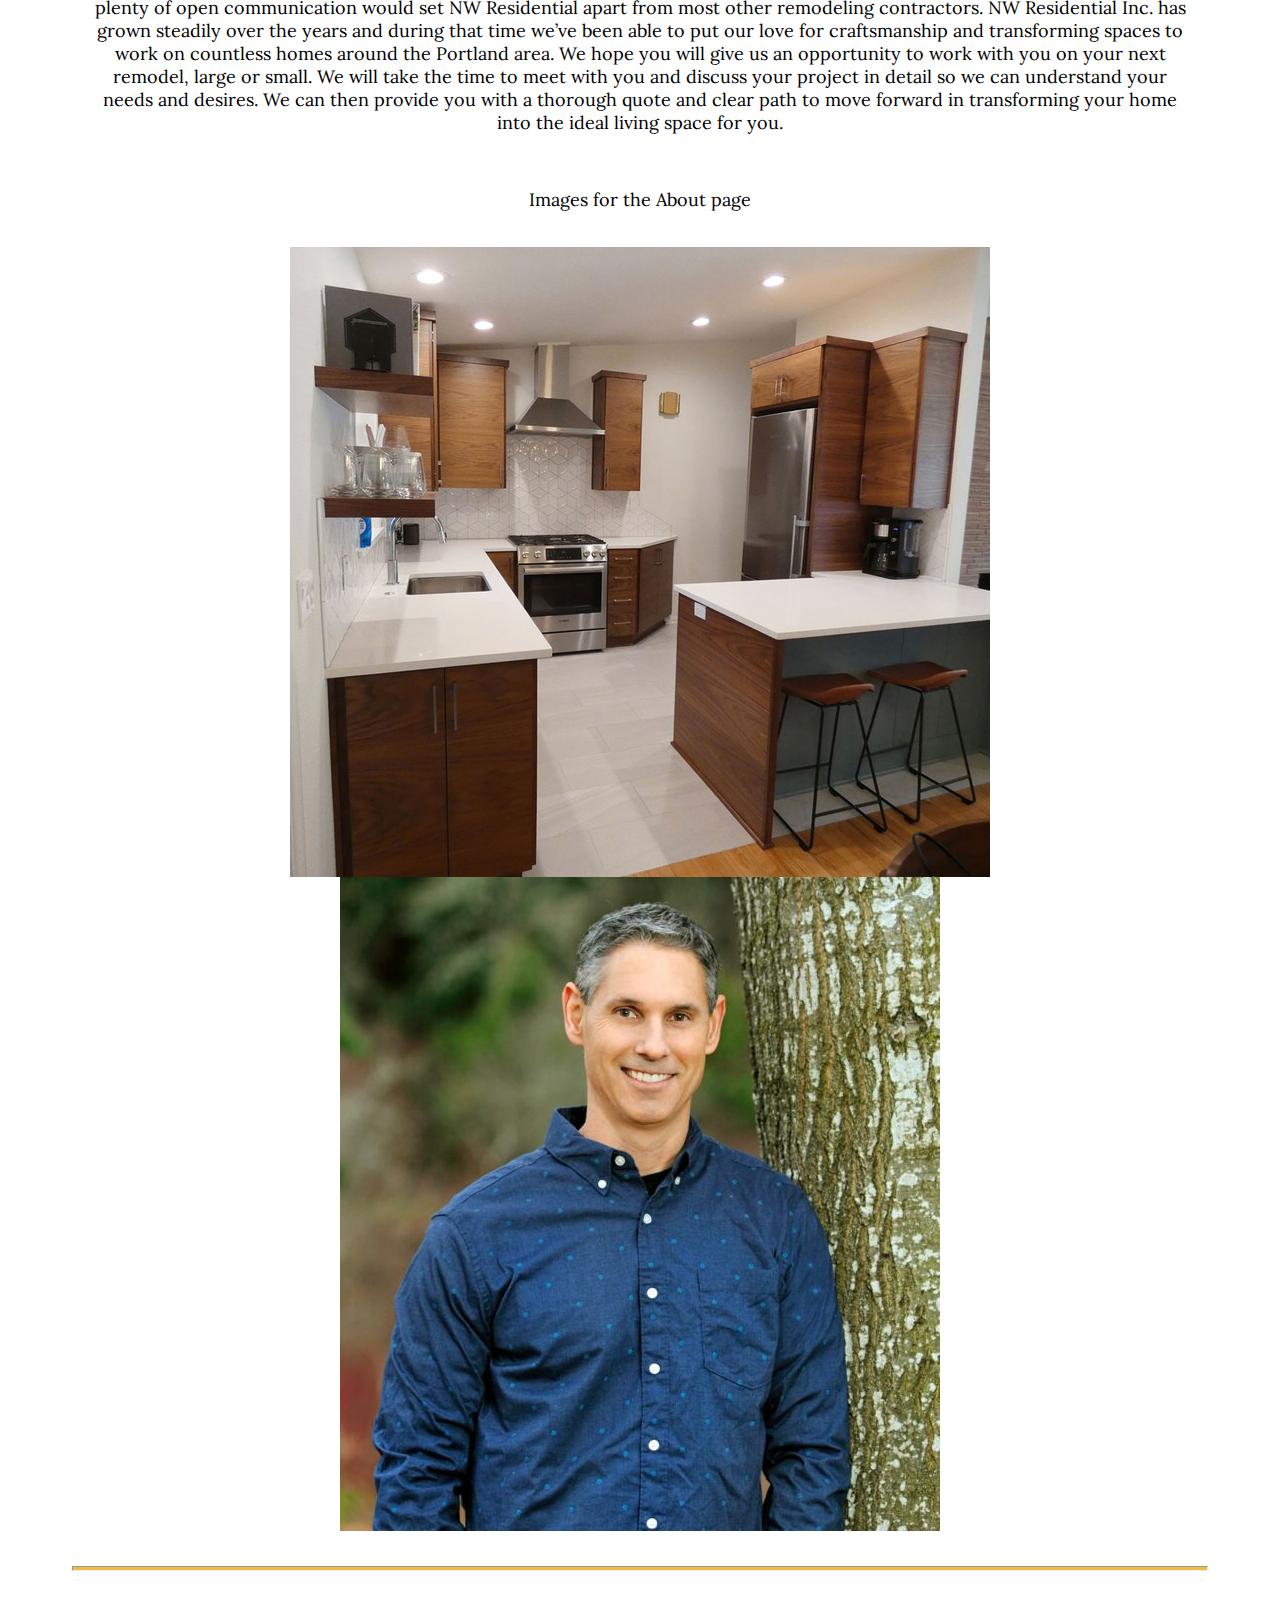
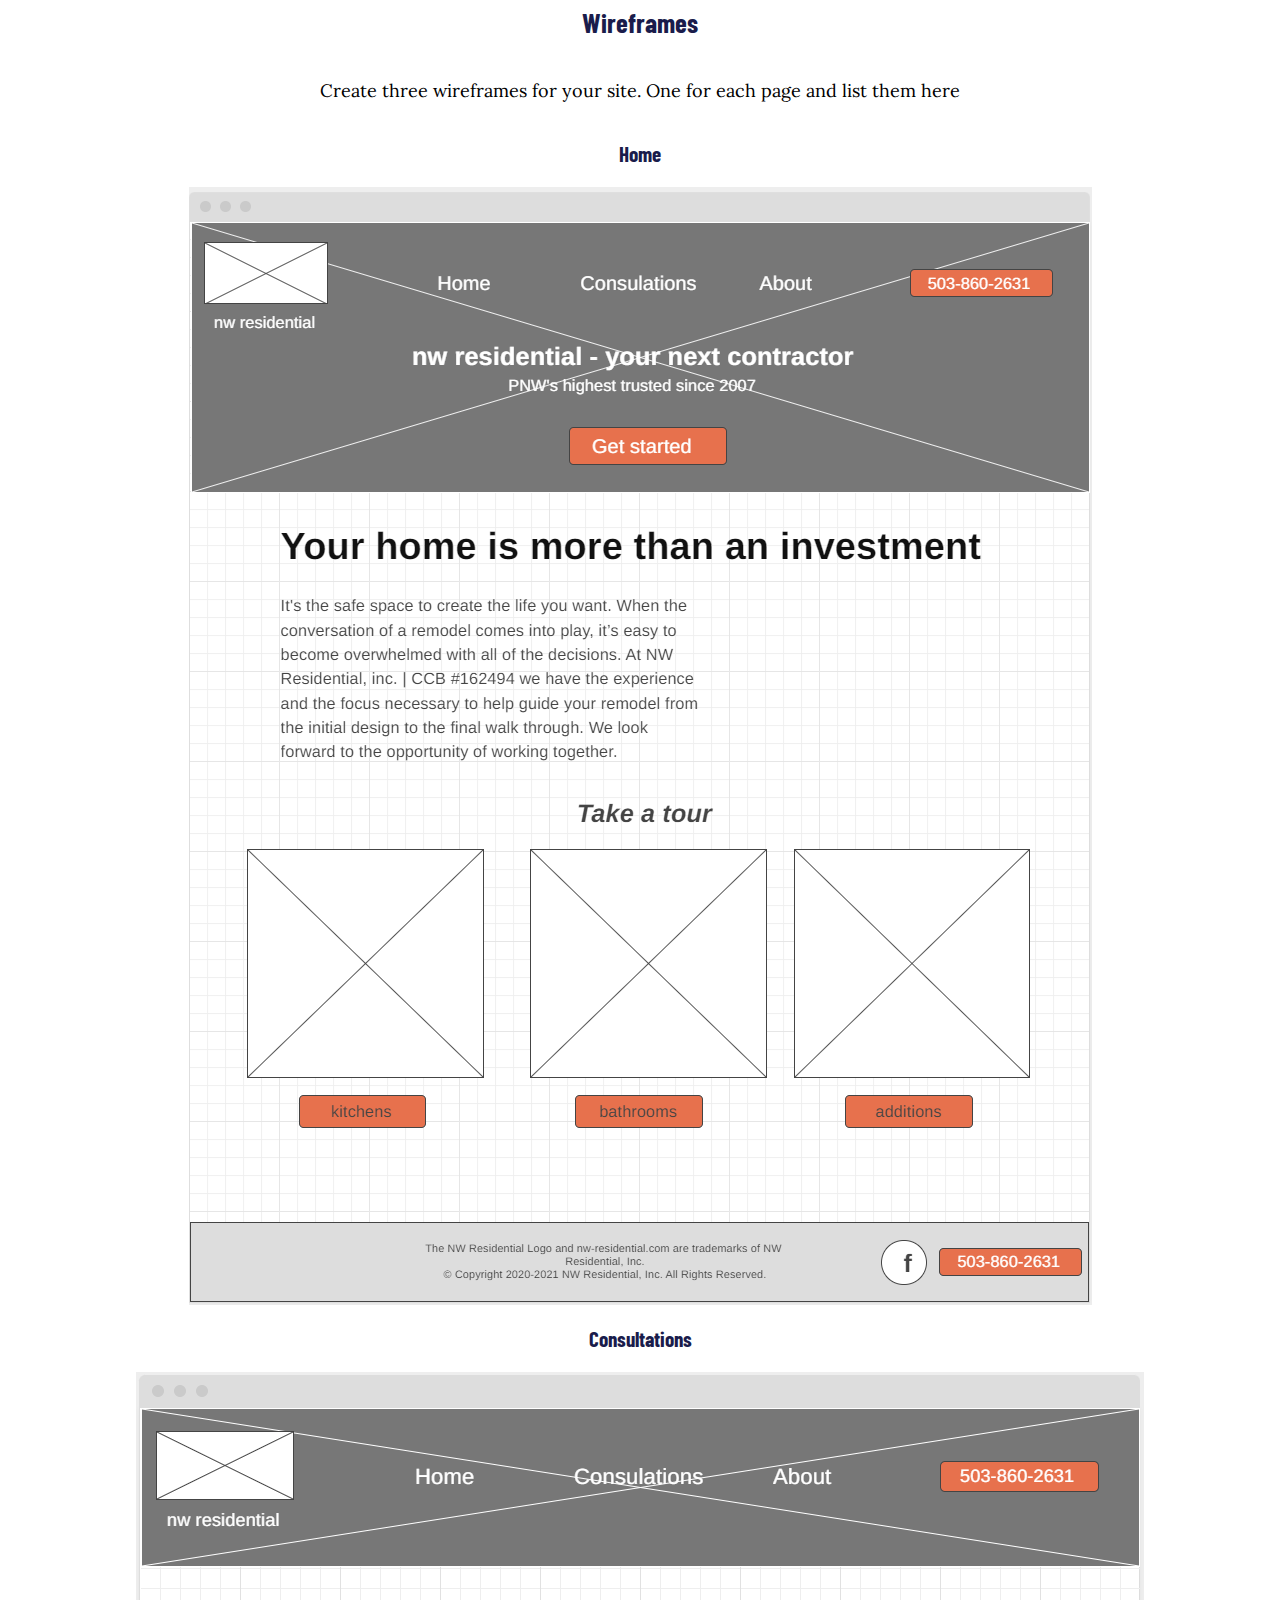
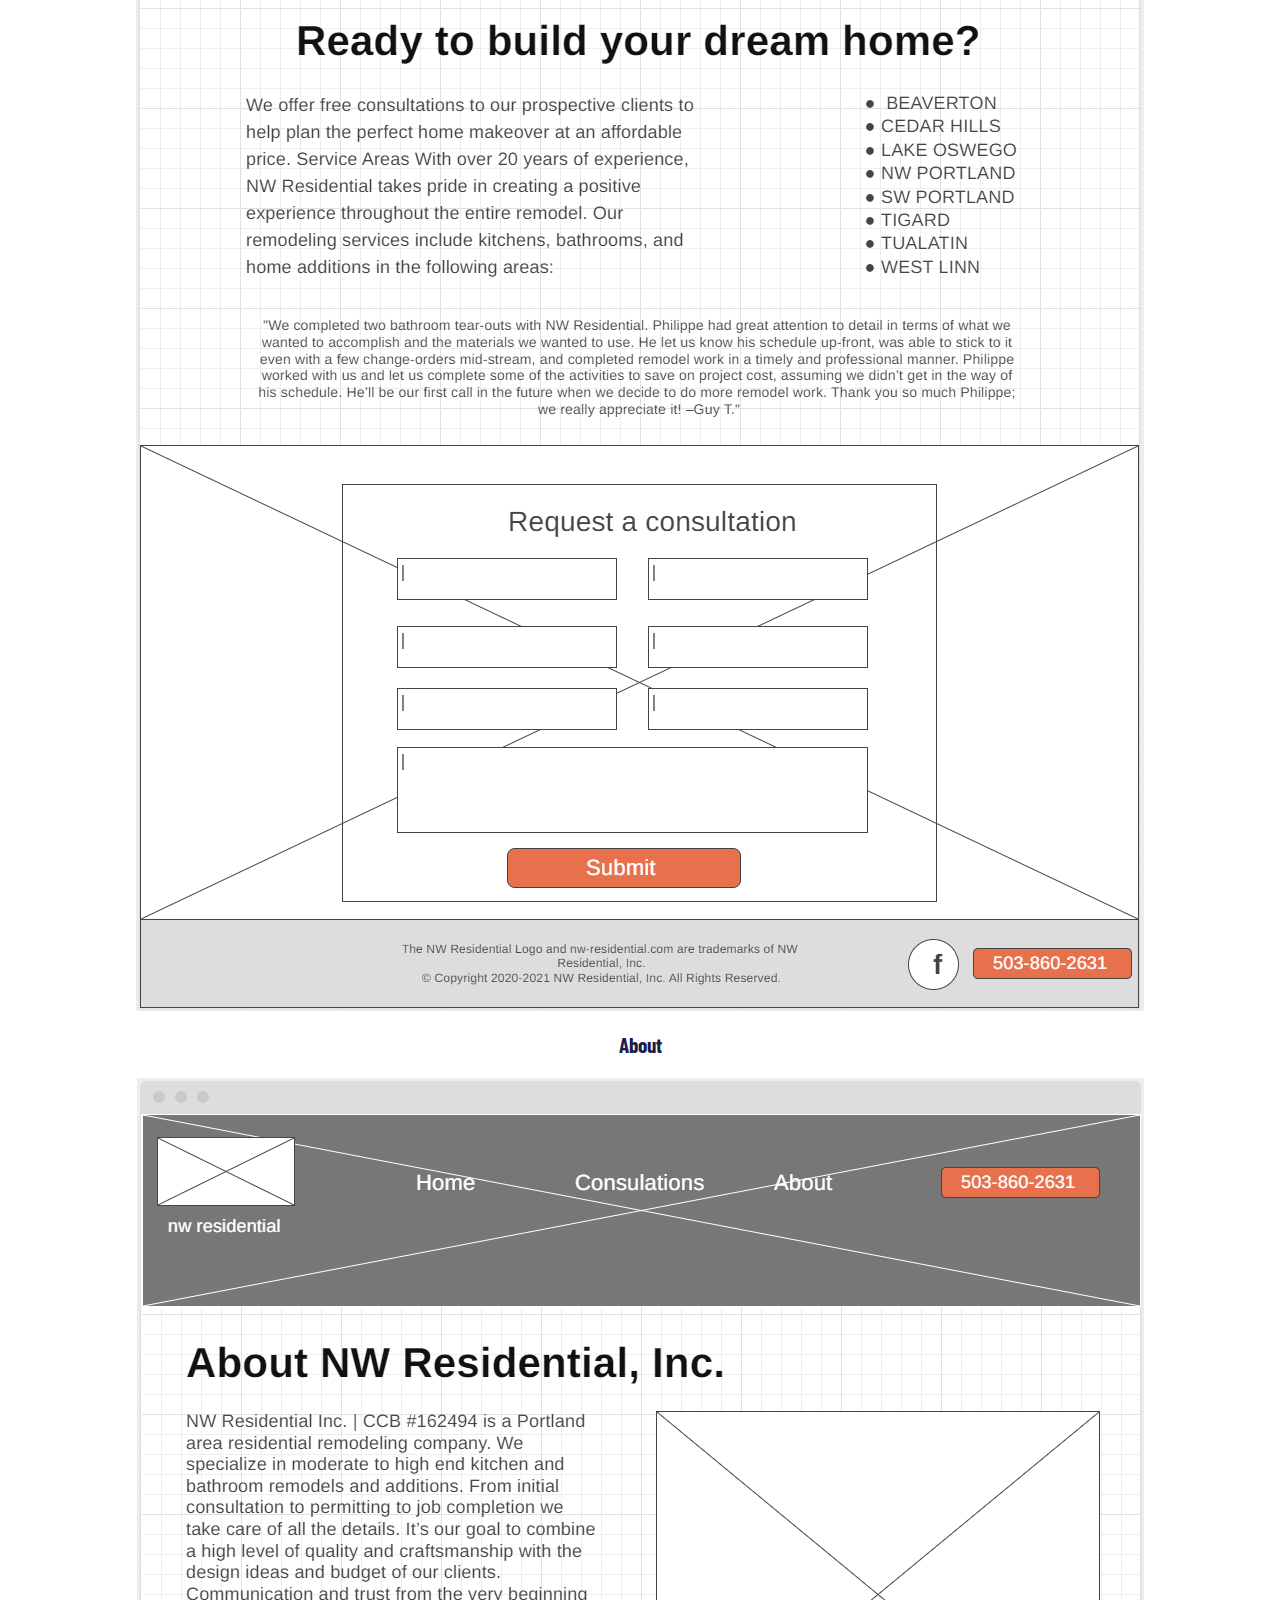
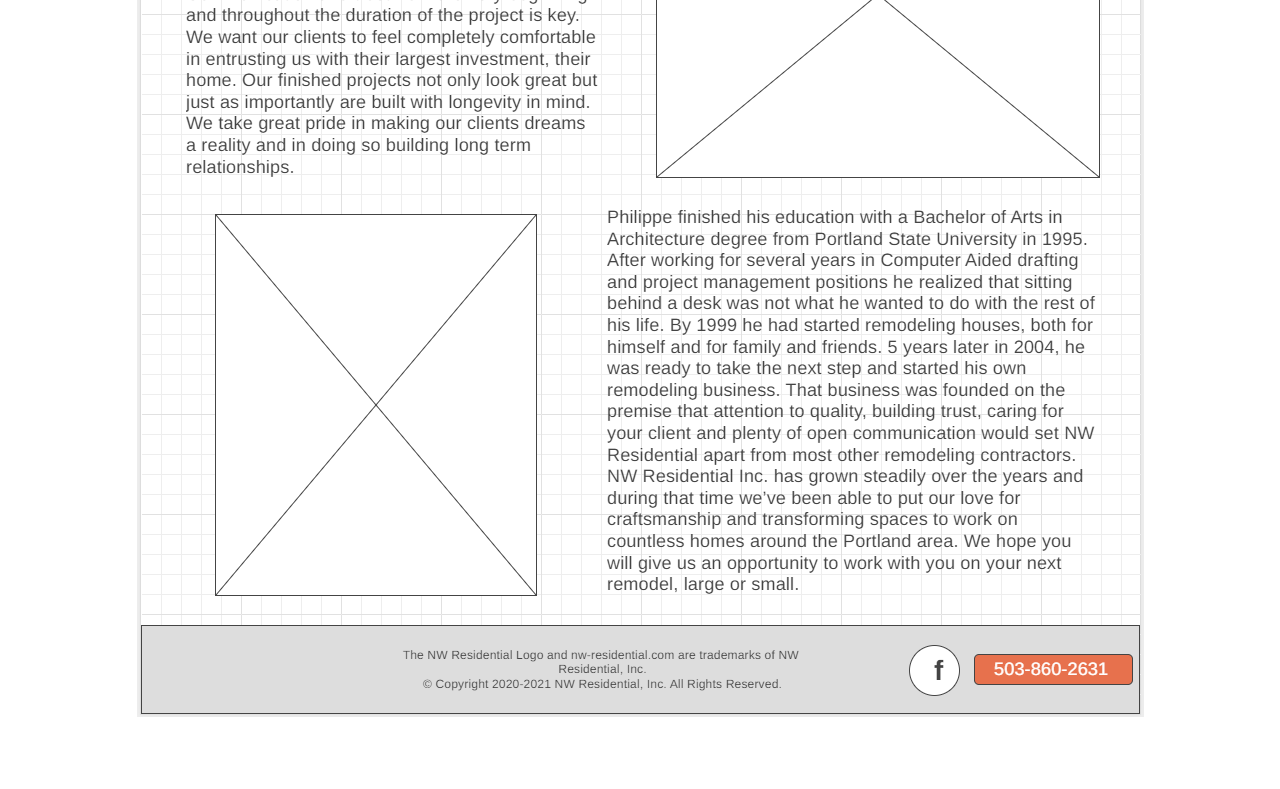
<file: nwresidential/site-plan.html>
<!DOCTYPE html>
<html lang="en-us">
    
  <head>
    <meta charset="utf-8">
    <title>Site Plan</title>
    <link type="text/css" rel="stylesheet" href="styles/site-plan.css">
  </head>

  <body>
    <header>
      <h1>NW Residential Site Plan</h1>
      <h2>Kyler Agnesse</h2>
      <h2>WDD 130-30</h2>
      <!-- In the header above, add the name or your site, your name and class number. For example if you are in section 3 you would put WDD 130.03 -->
    </header>
    <main>

      <!-- ------------------------Steps 2-3------------------------------ -->
      <hr>
      <h2>Overview</h2>
      <h3>Purpose</h3>
      <p>The purpose of this website is to attract customers to the remoldeling business owned by my father. Once they reach this website, it's purpose is to display past projects and demonstate his mastery in the craft and industry.</p>  <!-- change this -->


      <h3>Audience</h3>
      <p>Anyone looking for a home makeover! Whether it be a small bathroom remodel or a large kitchen transformation, NW Residential is the business to employ!</p>  <!-- change this -->

      <hr>
      <h2>Branding</h2>
      <h3>Website Logo</h3>
      <!-- Replace this with some sort of logo for your site.  A logo can be as simple as the name of your site in a nice font :) -->
      <img src="images/nwresidential_logo.png" alt="Logo image">
      <hr>
      <h2>
        Style Guide
      </h2>

      <!-- ------------------------Steps 4-8------------------------------ -->

      <h3>
        Color Palette
      </h3>
      <!--  The colors you choose for a website are one of the most important decisions you will make. Follow the instructions on the activity in iLearn then return and replace the color codes below with the hex color codes (the 6 digit numbers that show at the bottom of each color) for the colors you have chosen below.  You should have at least 2 colors but do not have to fill in all 4 if you do not need them.  -->

      <!-- Copy and paste the URL to your finished palette below Make sure to paste it into both spots -->
      Palette URL: <a href="https://coolors.co/1a1c4b-c42434-f5b841-c9c9d4-000000" target="_blank">https://coolors.co/1a1c4b-c42434-f5b841-c9c9d4-000000</a>


      <table class="colors">
        <tr><th>Primary</th><th>Secondary</th><th>Accent 1</th><th>Accent 2</th></tr>
        <!-- Replace the numbers in the boxes below with your hex color codes. Then switch to the site-plan.css file and change your colors there as well. -->
        <tr><td class="primary">[#1A1C4B]</td><td class="secondary">[#C42434]</td><td class="accent1">[#F5B841]</td><td class="accent2">[#C9C9D4]</td></tr>
      </table>

      <!-- ------------------------Step 9------------------------------ -->

      <h3>
        Typography
      </h3>
      <!-- Choose a font for your paragraphs (body copy) and headlines. What font(s) have you chosen? Why did you choose what you did?  Make sure to review the list of web safe fonts at W3Schools.org as a starting point.  Think also about which of your colors above you might use for background and font colors. -->

      <h4>
        Heading Font: Barlow Condensed
      </h4>
      <h4>
        Paragraph Font: Lora
      </h4>
      <h3>
        Normal paragraph example
      </h3>
      <p>
        Lorem ipsum dolor sit amet, consectetur adipiscing elit, sed do eiusmod tempor incididunt ut labore et dolore magna aliqua. Ut enim ad minim veniam, quis nostrud exercitation ullamco laboris nisi ut aliquip ex ea commodo consequat. Duis aute irure dolor in reprehenderit in voluptate velit esse cillum dolore eu fugiat nulla pariatur. Excepteur sint occaecat cupidatat non proident, sunt in culpa qui officia deserunt mollit anim id est laborum.
      </p>
      <h3>
        Colored paragraph example
      </h3>
      <p class="colored">
        Lorem ipsum dolor sit amet, consectetur adipiscing elit, sed do eiusmod tempor incididunt ut labore et dolore magna aliqua. Ut enim ad minim veniam, quis nostrud exercitation ullamco laboris nisi ut aliquip ex ea commodo consequat. 
      </p>

      <!-- ------------------------Step 10------------------------------ -->

      <h3>
        Navigation
      </h3>
      <!-- Think about how you want your navigation bar to look. In the site-plan.css file change the colors to your colors to get the look you desire. --> 
      <nav>
        <a href="#">Home</a>
        <a href="#">Consultations</a>
        <a href="#">About</a>
      </nav>
      <hr>
      <h2>
        Site Map
      </h2>
      <div class="sitemap">
        <div class="sm-home">
          Home
        </div>
        <div class="sm-page2">
          Consultations <!-- change this -->
        </div>
        <div class="sm-page3">
          About  <!-- change this -->
        </div>

        <div class="top">
          &nbsp;
        </div>
        <div class="left">
          &nbsp;
        </div>
        <div class="right">
          &nbsp;
        </div>

      </div>

      <!-- --------Content Section -------------- -->
      <hr>
      <h2>
        Content
      </h2>
      <h3>Home page</h3>
      <p>
        Your home is more than a huge investment, it's the safe space to create the life you want. When the conversation of a remodel comes into play, it’s easy to become overwhelmed with all of the decisions. At NW Residential, inc. | CCB #162494 we have the experience and the focus necessary to help guide your remodel from the initial design to the final walk through. We look forward to the opportunity of working together.
      </p>
      <p>Images for the Home page</p>
        <img src="images/kitchen1.jpg" alt="kitchen remodel">
        <img src="images/bathroom1.jpg" alt="bathroom remodel">
        <img src="images/addition1.jpg" alt="addition"

      </ul>
      <h3>Consultations</h3>
      <p>
        Ready to build your dream home? We offer free consultations to our prospective clients to help plan the perfect home makeover at an affordable price. Service Areas
        With over 20 years of experience, NW Residential takes pride in creating a positive experience throughout the entire remodel. Our remodeling services include kitchens, bathrooms, and home additions in the following areas: BEAVERTON CEDAR HILLS LAKE OSWEGO NW PORTLAND SW PORTLAND TIGARD TUALATIN WEST LINN "We completed two bathroom tear-outs with NW Residential. Philippe had great attention to detail in terms of what we wanted to accomplish and the materials we wanted to use. He let us know his schedule up-front, was able to stick to it even with a few change-orders mid-stream, and completed remodel work in a timely and professional manner. Philippe worked with us and let us complete some of the activities to save on project cost, assuming we didn’t get in the way of his schedule. He’ll be our first call in the future when we decide to do more remodel work. Thank you so much Philippe; we really appreciate it! –Guy T."
      </p>
      <p>Images for the Consultations page</p>
        <img src="images/consultation1.jpg" alt="kitchen remodel">
        <img src="images/consultation2.jpg" alt="bathroom remodel">

      </ul>
      <h3>About</h3>
      <p>
        NW Residential Inc. | CCB #162494 is a Portland area residential remodeling company. We specialize in moderate to high end kitchen and bathroom remodels and additions. From initial consultation to permitting to job completion we take care of all the details. It’s our goal to combine a high level of quality and craftsmanship with the design ideas and budget of our clients. Communication and trust from the very beginning and throughout the duration of the project is key. We want our clients to feel completely comfortable in entrusting us with their largest investment, their home. Our finished projects not only look great but just as importantly are built with longevity in mind. We take great pride in making our clients dreams a reality and in doing so building long term relationships.
        Philippe finished his education with a Bachelor of Arts in Architecture degree from Portland State University in 1995. After working for several years in Computer Aided drafting and project management positions he realized that sitting behind a desk was not what he wanted to do with the rest of his life. By 1999 he had started remodeling houses, both for himself and for family and friends. 5 years later in 2004, he was ready to take the next step and started his own remodeling business. That business was founded on the premise that attention to quality, building trust, caring for your client and plenty of open communication would set NW Residential apart from most other remodeling contractors.

NW Residential Inc. has grown steadily over the years and during that time we’ve been able to put our love for craftsmanship and transforming spaces to work on countless homes around the Portland area.

We hope you will give us an opportunity to work with you on your next remodel, large or small. We will take the time to meet with you and discuss your project in detail so we can understand your needs and desires. We can then provide you with a thorough quote and clear path to move forward in transforming your home into the ideal living space for you.
      </p>
      <p>Images for the About page</p>
        <img src="images/kitchen2.jpg" alt="kitchen remodel">
        <img src="images/Phillipe.jpg" alt="Portrait of owner">

      </ul>
      <hr>
      <h2>
        Wireframes
      </h2>
      <p>
        Create three wireframes for your site. One for each page and list them here</p>

      <h3>Home</h3>
      <img src="images/homewireframe.jpg" alt="home page wireframe">

      <h3>Consultations</h3>
      <img src="images/consultationswireframe.jpg" alt="consultations wireframe">
      
      <h3>About</h3>
      <img src="images/aboutwireframe.jpg" alt="about wireframe">
    </main>
  </body>

</html>
</file>
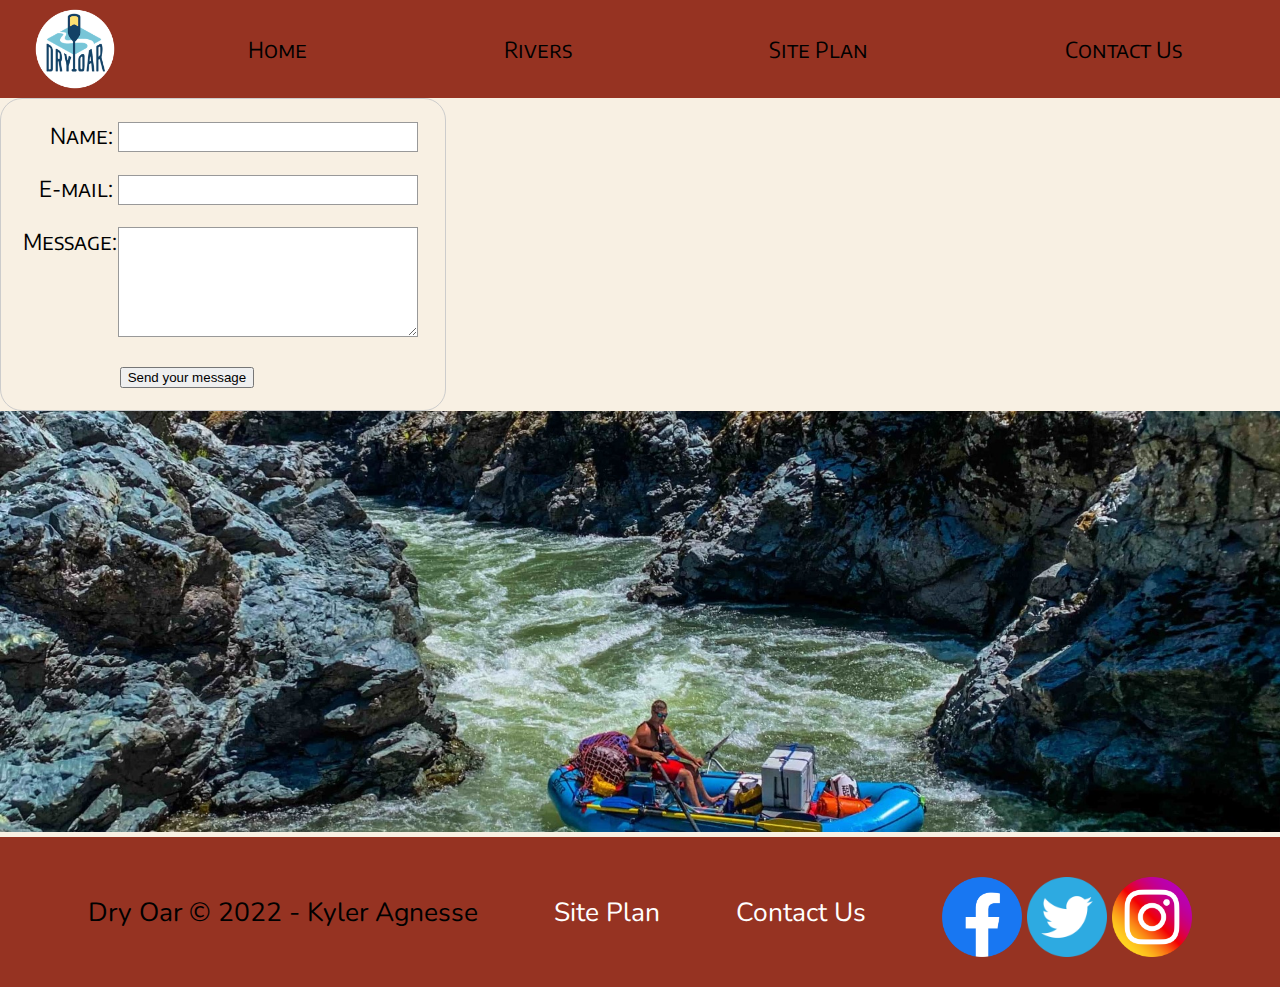
<file: wwr/contactus.html>
<!DOCTYPE html>
<html lang="en">
<head>
    <link rel="stylesheet" href="styles/style.css">
    <meta charset="UTF-8">
    <meta http-equiv="X-UA-Compatible" content="IE=edge">
    <meta name="viewport" content="width=device-width, initial-scale=1.0">
    <title>Whitewater Rafting Vacations | Dry Oar Boating | Home</title>
    <style>form {
        /* Center the form on the page */
        margin: 0 auto;
        width: 400px;
        /* Form outline */
        padding: 1em;
        border: 1px solid #ccc;
        border-radius: 1em;
      }
      
      ul {
        list-style: none;
        padding: 0;
        margin: 0;
      }
      
      form li + li {
        margin-top: 1em;
      }
      
      label {
        /* Uniform size & alignment */
        display: inline-block;
        width: 90px;
        text-align: right;
      }
      
      input,
      textarea {
        /* To make sure that all text fields have the same font settings
           By default, textareas have a monospace font */
        font: 1em sans-serif;
      
        /* Uniform text field size */
        width: 300px;
        box-sizing: border-box;
      
        /* Match form field borders */
        border: 1px solid #999;
      }
      
      input:focus,
      textarea:focus {
        /* Additional highlight for focused elements */
        border-color: #000;
      }
      
      textarea {
        /* Align multiline text fields with their labels */
        vertical-align: top;
      
        /* Provide space to type some text */
        height: 5em;
      }
      
      .button {
        /* Align buttons with the text fields */
        padding-left: 90px; /* same size as the label elements */
      }
      
      button {
        /* This extra margin represent roughly the same space as the space
           between the labels and their text fields */
        margin-left: 0.5em;
      }
      
      #feedback {
    background-color: antiquewhite;
    position: absolute;
    top: 0;
    left: 0;
    right: 0;
    padding: .5em;
    /* make this element invisible until we are ready for it */
    display: none;      
}
.moveDown {
    margin-top: 3em;
}
      
      </style>
</head>
<body>
    <div id="content">
    <header>
        <a id="logo_link" href="index.html">
            <img class="logo" src="images/logo.png" alt="Dry Oar Logo">
        </a>
        <nav>
            <a href="index.html">Home</a>
            <a href="rivers.html">Rivers</a>
            <a href="site-plan-rafting.html">Site Plan</a>
            <a href="contactus.html">Contact Us</a>
        </nav>
    </header>
    <main class="home-grid">
        <div id="feedback"></div>
        <form action="/my-handling-form-page" method="post">
            <ul>
                <li>
                  <label for="name">Name:</label>
                  <input type="text" id="name" name="user_name" />
                </li>
                <li>
                  <label for="mail">E-mail:</label>
                  <input type="email" id="mail" name="user_email" />
                </li>
                <li>
                  <label for="msg">Message:</label>
                  <textarea id="msg" name="user_message"></textarea>
                </li>
                <li class="button">
                    <button type="submit">Send your message</button>
                  </li>
              </ul>
        </form>

    </main>
    <img class="home" src="images/rogue-river2.jpeg" alt="Rogue River">
    <footer class="footerriver">
        <p>Dry Oar &copy; 2022 - Kyler Agnesse</p>
        <p><a href="site-plan-rafting.html">Site Plan</a></p>
        <p><a href="contactus.html">Contact Us</a></p>
        <div class="social">
            <a href="https://facebook.com" target="_blank">
                <img class="icon" src="images/facebook.jpg" alt="fb icon">
            </a>
            <a href="https://twitter.com" target="_blank">
                <img class="icon" src="images/twitter.png" alt="twitter icon">
            </a>
            <a href="https://instagram.com" target="_blank">
                <img class="icon" src="images/instagram.png" alt="insta icon">
            </a>
        </div>
    </footer>
    </div>

    <script>
        // get the feedback div element so we can do something with it.
        const feedbackElement = document.getElementById('feedback');
        // get the form so we can read what was entered in it.
        const formElement = document.forms[0];
        // add a 'listener' to wait for a submission of our form. When that happens run the code below.
        formElement.addEventListener('submit', function(e) {
            // stop the form from doing the default action.
            e.preventDefault();
            // set the contents of our feedback element to a message letting the user know the form was submitted successfully. Notice that we pull the name that was entered in the form to personalize the message!
            feedbackElement.innerHTML = 'Hello '+ formElement.user_name.value +'! Thank you for your message. We will get back with you as soon as possible!';
            // make the feedback element visible.
            feedbackElement.style.display = "block";
            // add a class to move everything down so our message doesn't cover it.
            document.body.classList.toggle('moveDown');
        });
    </script>
</body>
</html>
</file>
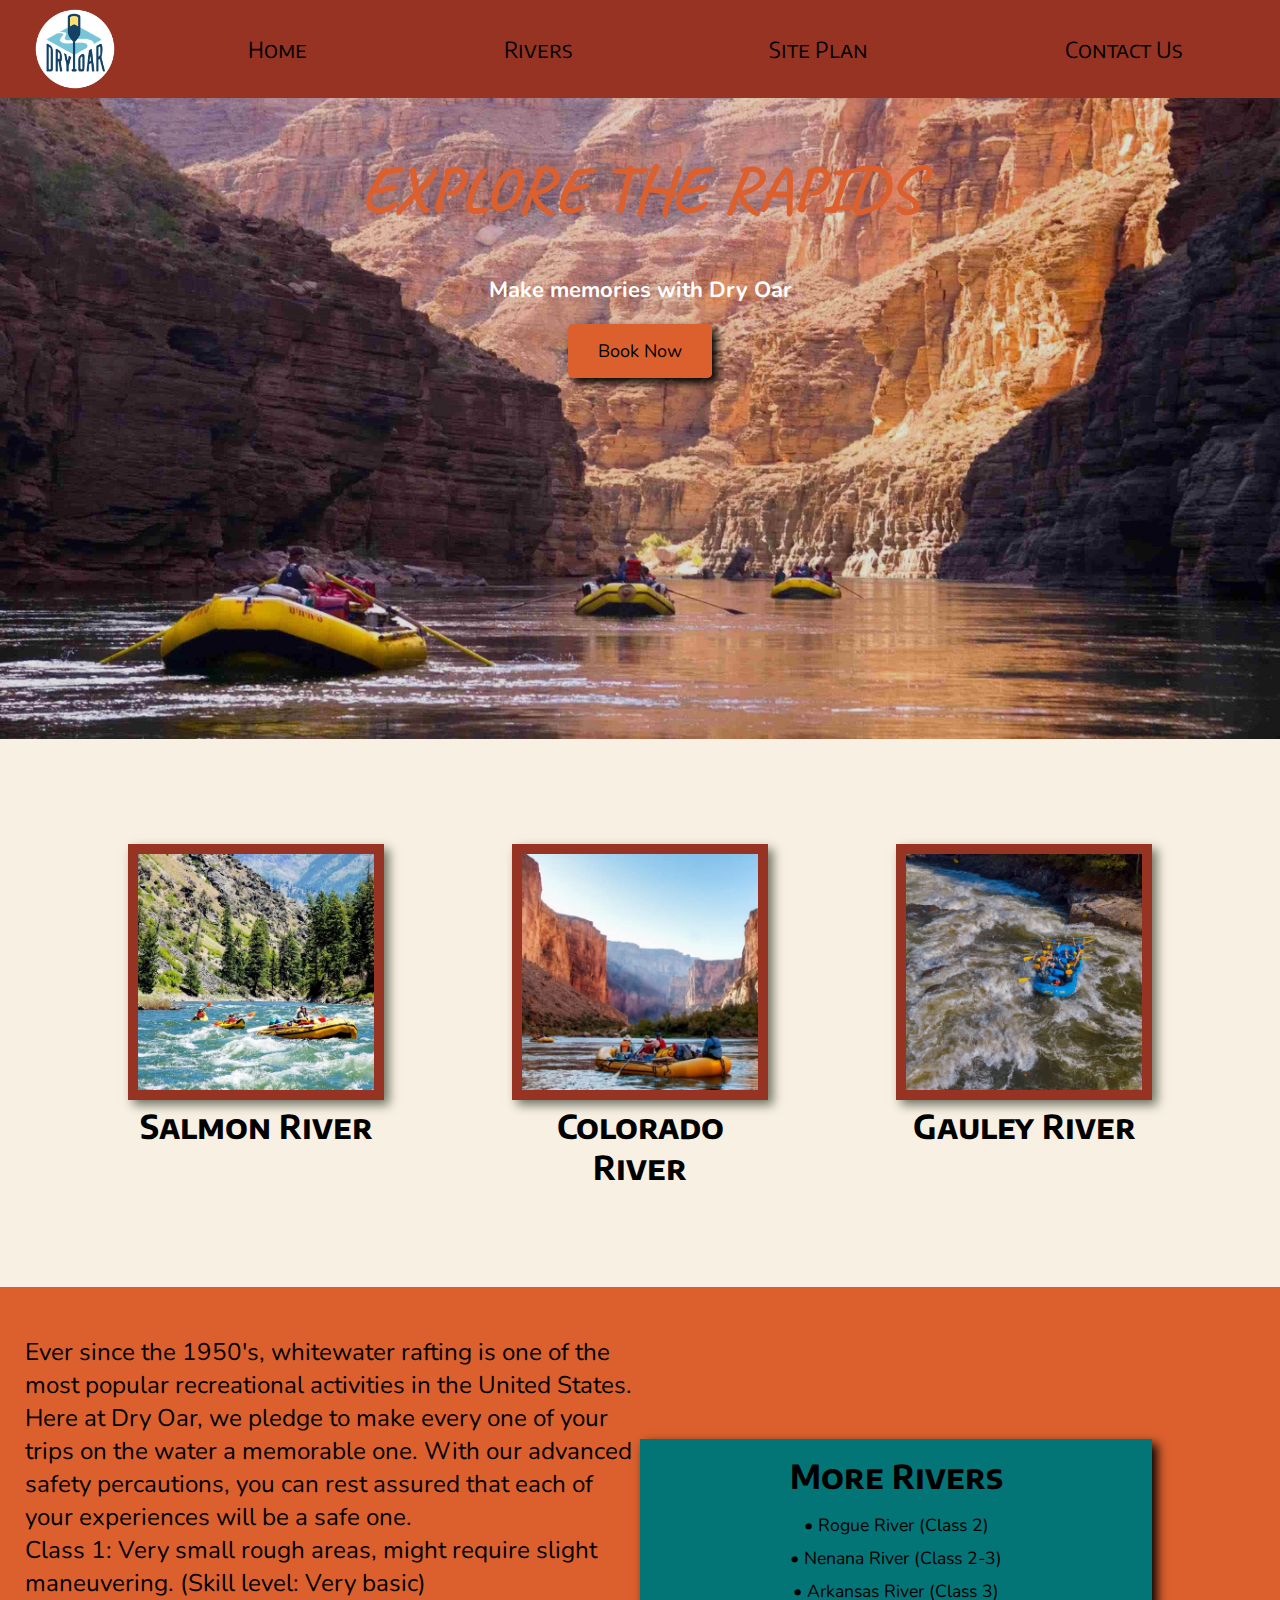
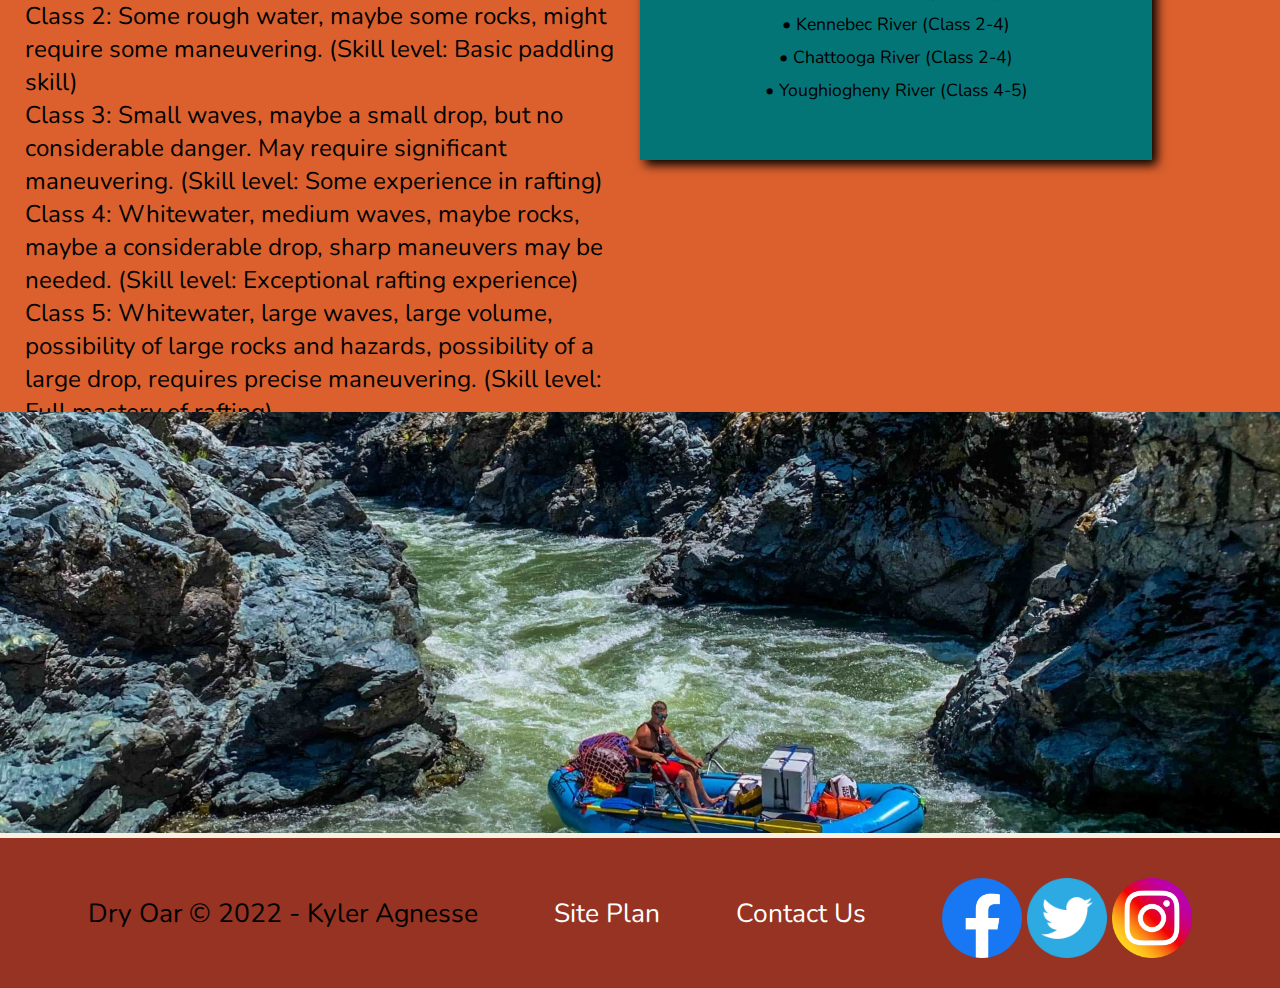
<file: wwr/rivers.html>
<!DOCTYPE html>
<html lang="en">
<head>
    <link rel="stylesheet" href="styles/style.css">
    <meta charset="UTF-8">
    <meta http-equiv="X-UA-Compatible" content="IE=edge">
    <meta name="viewport" content="width=device-width, initial-scale=1.0">
    <title>Whitewater Rafting Vacations | Dry Oar Boating | Home</title>
</head>
<body>
    <div id="content">
    <header>
        <a id="logo_link" href="index.html">
            <img class="logo" src="images/logo.png" alt="Dry Oar Logo">
        </a>
        <nav>
            <a href="index.html">Home</a>
            <a href="rivers.html">Rivers</a>
            <a href="site-plan-rafting.html">Site Plan</a>
            <a href="contactus.html">Contact Us</a>
        </nav>
    </header>
    <div id="hero">
        <div id="hero-box">
            <img id="hero-img" src="images/riverhero.jpg" alt="Colorado River rafting at the Gand Canyon">
        </div>
        <section id="hero-msg">
            <h1 class="home-title">EXPLORE THE RAPIDS</h1>
            <h4>Make memories with Dry Oar </h4>
            <div class="button-box">
                <a class="book" href="rates.html">Book Now</a>
            </div>
        </section>
    </div>
    <main class="home-grid">
        <section class="rivers-card">
            <img class="card-img" src="images/salmon.jpg" alt="Salmon River">
            <h2>Salmon River</h2>
        </section>
        <section class="camping-card">
            <img class="card-img" src="images/colorado.jpg" alt="Colorado River">
            <h2>Colorado River</h2>
        </section>
        <section class="rapids-card">
            <img class="card-img" src="images/gauley.jpg" alt="Gauley River">
            <h2>Gauley River</h2>
        </section>
        <div id="background">
            <div class="orangetext">
            <p>
                Ever since the 1950's, whitewater rafting is one of the most popular recreational activities in the United States. Here at Dry Oar, we pledge to make 
                every one of your trips  on the water a memorable one. With our advanced safety percautions, you can rest assured that each of your experiences will be a 
                safe one.
            </br>
                Class 1: Very small rough areas, might require slight maneuvering. (Skill level: Very basic)
            </br>
                Class 2: Some rough water, maybe some rocks, might require some maneuvering. (Skill level: Basic paddling skill)
            </br>
                Class 3: Small waves, maybe a small drop, but no considerable danger. May require significant maneuvering. (Skill level: Some experience in rafting)
            </br>
                Class 4: Whitewater, medium waves, maybe rocks, maybe a considerable drop, sharp maneuvers may be needed. (Skill level: Exceptional rafting experience)
            </br>
                Class 5: Whitewater, large waves, large volume, possibility of large rocks and hazards, possibility of a large drop, requires precise maneuvering. (Skill level: Full mastery of rafting)
            </p>
            </div>
        </div>
            
        <section class="msg">
            
            <h2>More Rivers</h2>
                <p>
                    • Rogue River (Class 2)</br>
                    • Nenana River (Class 2-3)</br>
                    • Arkansas River (Class 3)</br>
                    • Kennebec River (Class 2-4)</br>
                    • Chattooga River (Class 2-4)</br>
                    • Youghiogheny River (Class 4-5)<br>
                </p>
        </section>
    </main>
    <img class="home" src="images/rogue-river2.jpeg" alt="Rogue River">
    <footer class="footerriver">
        <p>Dry Oar &copy; 2022 - Kyler Agnesse</p>
        <p><a href="site-plan-rafting.html">Site Plan</a></p>
        <p><a href="contactus.html">Contact Us</a></p>
        <div class="social">
            <a href="https://facebook.com" target="_blank">
                <img class="icon" src="images/facebook.jpg" alt="fb icon">
            </a>
            <a href="https://twitter.com" target="_blank">
                <img class="icon" src="images/twitter.png" alt="twitter icon">
            </a>
            <a href="https://instagram.com" target="_blank">
                <img class="icon" src="images/instagram.png" alt="insta icon">
            </a>
        </div>
    </footer>
    </div>
</body>
</html>
</file>
<file: nwresidential/styles/style.css>
body {
    margin: 0;
    padding: 0;
}

header {
    display: grid;
    grid-template-columns: 150px auto;
    background-color: transparent;
    margin: -10px auto;
}

h2 {
    font-family: 'Barlow Condensed', Helvetica, sans-serif;
    text-align: center;
    font-size: 2em;
}

h3 {
    font-family: 'Barlow Condensed', Helvetica, sans-serif;
    text-align: center;
    color: #C42434;
}

nav {
    display: flex;
    justify-content: space-around;
}

nav a {
    font-family: 'Barlow Condensed', Helvetica, sans-serif;
    font-size: 30px;
    text-align: center;
    color: white;
    text-decoration: none;
    padding: 35px;
}

nav a:hover {
    color: #C42434;
}

.logo {
    padding-left: 75px;
    width: 180px;
}

#logo_link {
    padding-top: 5px;
    justify-self: center;
    align-self: center;
}

p {
    font-family: 'Lora', Helvetica, sans-serif;
    text-align: center;
}

.home-grid {
    display: grid;
    grid-template-columns: repeat(3, 1fr);
    
}

.kitchen img, .bathroom img, .addition img {
    border: solid;
    border-color: #F5B841;
}

.kitchen, .bathroom, .addition  {
    margin: auto;
}

button {
    display: block;
    font-size: 15px;
    font-family: 'Lora', Helvetica, serif;
    background-color: #C42434;
    color: white;
    text-decoration: none;
    padding: 15px 30px;
    margin: 8px auto; 
    border-radius: 3px;
    box-shadow: 2px 2px 5px darkgray
}

#hero {
    display: grid;
    grid-template-columns: auto;
    grid-template-rows: 1fr;
    margin-top: -100px;
    max-height: 500px;
}

#hero-img {
    width: 100%;
    grid-row: 1/3;
    filter: grayscale(100%);
    max-height: 500px;
}

#hero-box {
    grid-column: 1/4;
    grid-row: 1/3;
    z-index: -1;
    max-height: 500px;
}

#hero-msg {
    grid-column: 2/3;
    grid-row: 1/2;
    margin: 100px;
    max-height: 500px;
}

#hero-msg h1 {
    font-family: 'Barlow Condensed', Helvetica, sans-serif;
    text-align: center;
    color: white;
    font-weight: bold;
    font-size: 2.8em;
}

#hero-msg h3 {
    font-family: 'Barlow Condensed', Helvetica, sans-serif;
    text-align: center;
    color: white;
}

.button-box {
    text-align: center;
    padding-top: 25px;
}

.getstarted {
    font-size: 18px;
    font-family: 'Lora', Helvetica, serif;
    background-color: #C42434;
    color: white;
    text-decoration: none;
    padding: 15px 30px;
    margin-top: 50px; 
    border-radius: 2px;
    box-shadow: 5px 5px 10px black
}

.box1 h1 {
    font-family: 'Barlow Condensed', Helvetica, sans-serif;
    font-size: 4em;
    margin-left: 100px;
    text-align: left;
    padding-bottom: 15px;
}

.box1 p {
    font-family: 'Lora', Helvetica, serif;
    font-size: 1.6em;
    margin-left: 100px;
    text-align: left;
    padding-bottom: 30px;
    width: 50%
}

.box1 ul {
    font-family: 'Lora', Helvetica, serif;
    font-size: 1.6em;
    margin-left: 100px;
    text-align: left;
    padding-bottom: 30px;
    width: 50%
}

footer {
    display: flex;
    grid-template-columns: auto 200px;
    margin: auto;
    background-color: #1A1C4B;
    color: white;
    text-align: center;
    margin-top: 200px;
    padding: 15px;
}

footer a {
    font-family: 'Lora', Helvetica, serif;
    color: white;
    margin: auto;
    justify-content: space-around;
}

footer p {
    font-family: 'Lora', Helvetica, serif;
    margin: auto;
}

/* ABOUT PAGE */

.about-grid {
    display: grid;
    grid-template-columns: 1fr 1fr;
    grid-template-rows: 1fr 1fr ;
}

.about-grid p {
    grid-column: 1/2;
    padding: 15px 15px;
    text-align: left;
    line-height: 30px;
    font-family: 'Lora', Helvetica, serif;
    font-size: 1.6em;
}

.about-grid h1 {
    font-family: 'Barlow Condensed', Helvetica, sans-serif;
    font-size: 4em;
    margin-left: 100px;
    text-align: left;
    padding-bottom: 15px;
}

#hero-img2 {
    width: 100%;
    grid-row: 1/3;
    filter: grayscale(100%);
    max-height: 100px;
}

.about-title {
    font-family: 'Barlow Condensed', Helvetica, sans-serif;
    font-size: 4em;
    margin-left: 100px;
    text-align: left;
    padding-bottom: 15px;
}

.right-p {
    margin: auto 100px auto 0;
}

.right-img {
    grid-row: 1/2;
    grid-column: 2/3;
    margin: auto;
}

.left-p {
    margin: auto 0 auto 100px;
}

.left-img {
    grid-row: 2/3;
    grid-column: 1/2;
    margin: 15px auto;
}

/* CONSULTATIONS PAGE */

.consultations-grid {
    display: grid;
    grid-template-columns: 1fr 1fr;
    
    text-align: left;
    line-height: 30px;
    font-family: 'Lora', Helvetica, serif;
    font-size: 1.6em;
}

.list {
    grid-column: 1/2;
    margin: auto;
}


.consultations-title {
    font-family: 'Barlow Condensed', Helvetica, sans-serif;
    font-size: 4em;
    margin-left: 100px;
    text-align: left;
    padding-bottom: 15px;
}

.quote {
    font-style: italic;
    grid-column: 1/3;
    grid-row: 3/4;
    margin: auto auto 50px auto;
    padding: 20px;
    max-width: 75%;
    text-align: center;
}

p {
    margin-left: 100px;
    text-align: left;
}

.map {
    grid-column: 2/3;
    grid-row: 1/3;
    border: solid #F5B841;
    margin: auto;
}

.form-back {
    width: 100%;
    grid-column: 1/3;
    grid-row: 4/5;
    z-index: -1;
    max-height: 1000px;
}

#feedback {
    grid-column: 1/3;
    grid-row: 4/5;
    margin: auto;
    width: 70%;
    background-color: hsla(240, 5%, 83%, 0.85);
}

.form h2 {
    margin: 0 auto;
    padding-top: 25px;
}

textarea {
    display: block;
    width: 100%;
    height: 120px;
    padding: 12px 20px;
    box-sizing: border-box;
    border-radius: 4px;
    background-color: #f8f8f8;
    resize: none;
  }

.form ul{
    padding: 15px;
    list-style: none;
}

.consultations-footer {
    margin: 0;
}

input[type=text], [type=email], select {
    display: block;
    width: 100%;
    padding: 12px 20px;
    margin: 8px 0;
    box-sizing: border-box;
  }

.form li{
    display: inline-block;
    width: 45%;
    margin: 10px;
}

.form input {
    width: 100%;
}
</file>
<file: wwr/styles/style.css>
@import url('https://fonts.googleapis.com/css2?family=Caveat:wght@600&family=Encode+Sans+SC:wght@700&family=Nunito&display=swap');

#content {
    max-width: 1600px;
    margin: 0 auto;
}

.home-grid {
    display: grid;
    grid-template-columns: repeat(10, 1fr);
}

.rivers-grid {
    display: grid;
    grid-template-columns: repeat(10, 1fr);
}

header{
    display: grid;
    grid-template-columns: 150px auto;
}

.logo {
    width: 80px;
}

#logo_link {
    padding-top: 5px;
    justify-self: center;
    align-self: center;
}

.home-title {
    font-size: 3em;
    margin-top: 20px;
}

nav {
    display: flex;
    justify-content: space-around;
}

nav a {
    font-family: 'Encode Sans SC', Helvetica, sans-serif;
    text-align: center;
    color: black;
    text-decoration: none;
    padding: 35px;
}

#hero {
    display: grid;
    grid-template-columns: 1fr 3fr 1fr;
    margin-top: -100px;
}

#hero-box {
    grid-column: 1/4;
    grid-row: 1/3;
    z-index: -1;
}

#hero-msg {
    grid-column: 2/3;
    grid-row: 1/2;
    margin-top: 130px;
}

#hero-msg h1 {
    font-family: 'Caveat', Helvetica, sans-serif;
    text-align: center;
    color: #DC602E;
    font-weight: bold;
}

#hero-msg h4 {
    font-family: Nunito, Helvetica, sans-serif;
    text-align: center;
    color: white;
}

.button-box {
    text-align: center;
}

.card-img {
    margin-top: 100px;
    border: 10px solid #963322;
    transition: transform .5s;
    box-shadow: 5px 5px 10px #6f7364;
}

.card-img:hover {
    opacity: .6;
    transform: scale(1.1);
}

.card-img, .mountains {
    width: 100%;
}

.rivers-card {
    grid-column: 2/4;
    grid-row: 2/3;
}

.camping-card {
    grid-column: 5/7;
    grid-row: 2/3;
}

.rapids-card {
    grid-column: 8/10;
    grid-row: 2/3;
}

.mountains {
    width: 100%;
    grid-column: 2/7;
    grid-row: 5/8;
    box-shadow: 5px 5px 10px black;
}

.orangetext {
    display: grid;
    grid-template-columns: 1fr 1fr;
    font-family: Nunito;
    font-size: 1.1em;
    grid-column: 1/2;
    padding: 25px;
    grid-gap: 10px;
}

.footerriver {
    margin-top: 0;
}

img.home {
    max-width: 100%;
}

main section {
    text-align: center;
}

main section img{
    box-sizing: border-box;
}

#background {
    margin-top: 100px;
    height: 725px;
    background-color: #DC602E;
    grid-column: 1/11;
    grid-row: 4/9;
}

body {
    font-family: 'Encode Sans SC', Helvetica, sans-serif;
    background-color: #F8F0E3;
    font-size: 22px;
    margin: 0;
    padding: 0;
}

h2 {
    margin: 0;
}

header {
    background-color: #963322;
}

nav a:hover {
    background-color: #DC602E;
}

.book, .join {
    font-size: 18px;
    font-family: Nunito, Helvetica, sans-serif;
    background-color: #DC602E;
    color: black;
    text-decoration: none;
    padding: 15px 30px;
    margin-top: 50px; 
    border-radius: 5px;
    box-shadow: 5px 5px 10px black;
}

.book:hover, .join:hover {
    color: black;
}

.msg {
    padding: 20px;
    background-color: #047577;
    line-height: 1.5em;
    grid-column: 6/10;
    grid-row: 6/7;
    box-shadow: 5px 5px 10px black;
}

.msg h2 {
    font-family: 'Encode Sans SC', Helvetica, sans-serif;
    color: black;
}

.msg p {
    font-size: .8em;
    font-family: Nunito, Helvetica, sans-serif;
    color: black;
    padding-bottom: 15px;
}

footer {
    background-color: #963322;
    padding: 25px 50px;
    margin-top: 200px;
    display: flex;
    justify-content: space-around;
    align-items: center;
}

footer p {
    font-family: Nunito, Helvetica, sans-serif;
    font-size: 1.2em;
}

footer a {
    color: white;
    text-decoration: none;
}

footer p a:hover {
    text-decoration: underline;
}

footer h3 {
    color: black;
}

footer a:hover {
    color: white;
    background-color: #DC602E;
}

footer .social img {
    padding-top: 15px;
}

.icon {
    width: 80px;
    padding-top: 10px;
}

#hero-img {
    width: 100%;
}

@media screen and (max-width: 900px) {
    #hero, .home-grid {
        display: block;
        height: auto;
    }
    nav, footer {
        flex-direction: column;
    }
    nav a {
        display: block;
        padding: 15px;
    }
    #hero {
        margin-top: 0;
    }
    #hero-msg {
        margin-top: 0;
    }
    #hero-msg h4 {
        display: none;
    }
    .home-title {
        font-size: 25px;
        color: #6f7364;
    }
    .rivers-card, .camping-card, .rapids-card { 
        margin: 50px auto;
        width: 60%;
    }
    #background {
        display: none;
    }
    .mountains, .msg {
        width: 80%;
        display: block;
        margin: 0 auto;
    }
    footer {
        margin-top: 25px;
    }
}
</file>
<file: positionstyles.css>
/* CSS - Name: "positionstyles.css" */
/* Activity 1 styles */
.content1 {
  display: grid;
  grid-template-columns: 1fr 1fr;
  justify-items: center;
  grid-gap: 20px;
}
.red1 { 
  width: 100%; 
  height: 100px; 
  background-color: red; 
  grid-column: 1/3;

} 
.green1 {
  width: 200px; 
  height: 100px; 
  background-color: green; 

} 
.yellow1 {
  width: 200px; 
  height: 100px; 
  background-color: gold; 
} 
.blue1 {
  width: 100%; 
  height: 100px; 
  background-color: blue;
  grid-column: 1/3;
} 


/* Activity 2 styles */ 
.content2 {
  display: grid;
}
.red2 {
  width: 100px; 
  height: 100px; 
  background-color: red; 
} 
.green2 { 
  width: 100px; 
  height: 100px; 
  background-color: green; 
  margin-top: -50px;
  margin-left: 50px;
} 
.yellow2 {
  width: 100px; 
  height: 100px; 
  background-color: gold; 
  margin-top: -50px;
  margin-left: 100px;
} 
.blue2 {
  width: 100px; 
  height: 100px; 
  background-color: blue;
  margin-top: -50px;
  margin-left: 150px;
} 
/* Activity 3 styles */ 
.content3 {
  display: grid;
  grid-template-columns: repeat(2, 1fr);
  grid-column-gap: 100px;
}
.red3 {
  width: 100%; 
  height: 100px; 
  background-color: red;
  grid-column: 1/3;
} 
.green3 {
  width: 100%; 
  height: 200px; 
  background-color: green;
  grid-column-start: 1;
  grid-row-start: 2;
} 
.yellow3 {
  width: 100%; 
  height: 200px; 
  background-color: gold;
  grid-column-start: 2;
  grid-row-start: 2;
} 
.blue3 {
  width: 100%;
  height: 100px; 
  background-color: blue;
  grid-row-start: 3;
  grid-column: 1/3;
} 
/* Activity 4 styles */ 
.content4 {
  display: grid;
  grid-template-columns: 1fr 1fr;
}
.red4 {
  width: 100%; 
  height: 100%; 
  background-color: red;
  grid-row: 1/4;
} 
.green4 {
  width: 100%; 
  height: 100px; 
  background-color: green;
} 
.yellow4 {
  width: 100%; 
  height: 100px; 
  background-color: gold;
  grid-row-start: 2;
  grid-column-start: 2;
}
.blue4 {
  width: 100%; 
  height: 100px; 
  background-color: blue;
  grid-column-start: 2;
} 
/* Activity 5 styles */ 
.content5 {
  /* This is the parent of the activity 5 boxes. */
  height: 400px;
}
.red5 { 
  width: 100%; 
  height: 100px; 
  background-color: red;
  
} 
.green5 { 
  width: 150px; 
  height: 150px; 
  background-color: green; 
  float: left;
} 
.yellow5 {
  width: 100%; 
  height: 200px; 
  background-color: gold; 

} 
.blue5 {
  width: 100%; 
  height: 100px; 
  background-color: blue; 
} 
/* Activity 6 styles */ 
.content6 {
  display: grid;
  grid-template-columns: repeat(6, 100px);
}
.red6 {
  width: 400px; 
  height: 200px; 
  background-color: red;
  grid-column: 1/5;
  grid-row: 1/3;
  z-index: -1;
} 
.green6 {
  width: 200px; 
  height: 200px; 
  background-color: green; 
  grid-column: 1/3;
  grid-row: 5/7;
  z-index: 3;
} 
.yellow6 {
  width: 200px; 
  height: 400px; 
  background-color: gold;
  grid-column: 5/7;
  grid-row: 3/7;
  z-index: 2;
} 
.blue6 {
  width: 400px; 
  height: 400px; 
  background-color: blue;
  grid-column: 2/6;
  grid-row: 2/6;
  z-index: 1;
} 


/* Do not make any changes below here */
.activity {
  width: 70%; 
  margin: 20px auto; 
  font-family: Arial, sans-serif; 
  border: 1px solid black; 
  padding: 10px; 
  clear:both; 
  overflow: auto;
} 

.hint {
  border: 1px solid grey;
  background: #e0e0e0;
  padding: .5em;
  position: relative;
  margin: 1em 0;
}
.hint h3 {
  margin: 0;
}
.hint:hover {
  background: #d0d0d0;
}
.hint > div {
  display: none;
}

.hint input[type=checkbox] {
  position: absolute;
  width: 100%;
  height: 100%;
  opacity: 0;
  z-index: 1;
  cursor: pointer;
}

.hint input[type=checkbox]:checked ~ div {
  display: block;
}

.hint i {
  position: absolute;
  transform: translate(-6px, 0);
  margin-top: 16px;
  right: 10px;
  top: -3px;
}
.hint i:before, .hint i:after {
  content: "";
  position: absolute;
  background-color: black;
  width: 3px;
  height: 9px;
}
.hint i:before {
  transform: translate(2px, 0) rotate(45deg);
}
.hint i:after {
  transform: translate(-2px, 0) rotate(-45deg);
}

.hint input[type=checkbox]:checked ~ i:before {
  transform: translate(-2px, 0) rotate(45deg);
}
.hint input[type=checkbox]:checked ~ i:after {
  transform: translate(2px, 0) rotate(-45deg);
}
.hint a {
  position: relative;
  z-index: 1;
}
</file>
<file: nwresidential/styles/site-plan.css>
/* if you are using any Google fonts change the font names below to your fonts. 
Any spaces in your font name should be replaced with a +. 
Fonts are separated by a | */
@import url('https://fonts.googleapis.com/css2?family=Barlow+Condensed:wght@300&family=Lora&display=swap');

:root {
  /* change the values below to your colors from your palette */
  --primary-color: #1a1c4b;
  --secondary-color: #c42434;
  --accent1-color: #F5B841;
  --accent2-color: #C9C9D4;

  /* change the values below to your chosen font(s) */
  --heading-font: 'Barlow Condensed', sans-serif ;
  --paragraph-font: 'Lora', Helvetica, serif;

  /* these colors below should be chosen from among your palette colors above */
  --headline-color-on-white: #1a1c4b;  /* headlines on a white background */ 
  --headline-color-on-color: #1a1c4b; /* headlines on a colored background */ 
  --paragraph-color-on-white: #1a1c4b; /* paragraph text on a white background */ 
  --paragraph-color-on-color: #1a1c4b; /* paragraph text on a colored background */ 
  --paragraph-background-color: #C9C9D4  ;
  --nav-link-color: white;
  --nav-background-color: #c42434;
  --nav-hover-link-color: white;
  --nav-hover-background-color: #D93041;
}


/*  Look around below...but DON'T CHANGE ANYTHING! */

body {
  max-width: 1200px;
  margin: 0 auto;
  padding: 4em;
  font-size: 18px;
  text-align: center;
}
img {
  display: block;
  margin: 0 auto;
}
h1, h2, h3, h4, h5, h6 {
  font-family: var(--heading-font);
  color: var(--headline-color-on-white);
}
h2 {
  text-align: center;
}
hr {
  height: 3px;
  margin: 35px 0;
  background: var(--accent1-color);
}
header {
  padding: 1em;
  text-align: center;
  color: var(--paragraph-color-on-color);
  background-color: var(--paragraph-background-color);
}
header > h1, header > h2 {
  color: var(--headline-color-on-color);
}

p {
  font-family: var(--paragraph-font);
  color: var(--paragraph-color);
  padding: 1em;
}
.colors {
  width: 100%;
  min-width: 350px;
  margin: 30px auto;
  text-align: center;
}
.colors th {
  background-color: #999;
}
.colors td{
  width: 25%;
  height: 3em;
}

.primary {
  background-color: var(--primary-color);
}
.secondary {
  background-color: var(--secondary-color);
}
.accent1 {
  background-color: var(--accent1-color);
}
.accent2{
  background-color: var(--accent2-color);
}

p.colored {
  background-color: var(--paragraph-background-color);
  color: var(--paragraph-color-on-color);
}

nav {
  background-color: var(--nav-background-color);
  line-height: 3em;
  text-align: center;
  font-size: 1.2em;
}
nav  {
  list-style-type: none;
  display: flex;

}
nav a {
  padding:1em;
  min-width: 120px;
  text-decoration: none;
  padding: 10px;

}
nav a:link, nav a:visited {
  color: var(--nav-link-color);
}
nav a:hover {
  color: var(--nav-hover-link-color);
  background-color: var(--nav-hover-background-color);
}

.sitemap {
  display: grid;
  justify-content: center;

  grid-template-columns: repeat(6, 15%);
  grid-template-rows: 3em 1.5em 1.5em 3em;
  grid-template-areas: ". . home home . ."
    ". . . top . ."
    ". left left right right ."
    "page2 page2 . . page3 page3";
}
.sitemap > div {

  text-align: center;

}
.sm-home {
  grid-area: home;
  background-color: #ccc;
  line-height: 3em;
}
.sm-page2 {
  grid-area: page2;
  background-color: #ccc;
  line-height: 3em;
}
.sm-page3 {
  grid-area: page3;
  background-color: #ccc;
  line-height: 3em;
}

.top {
  grid-area: top;
  border-left: 1px solid;
}

.left {
  grid-area: left;
  border-top: 1px solid;
  border-left: 1px solid;
}

.right {
  grid-area: right;
  border-top: 1px solid;
  border-right: 1px solid;
}
</file>
